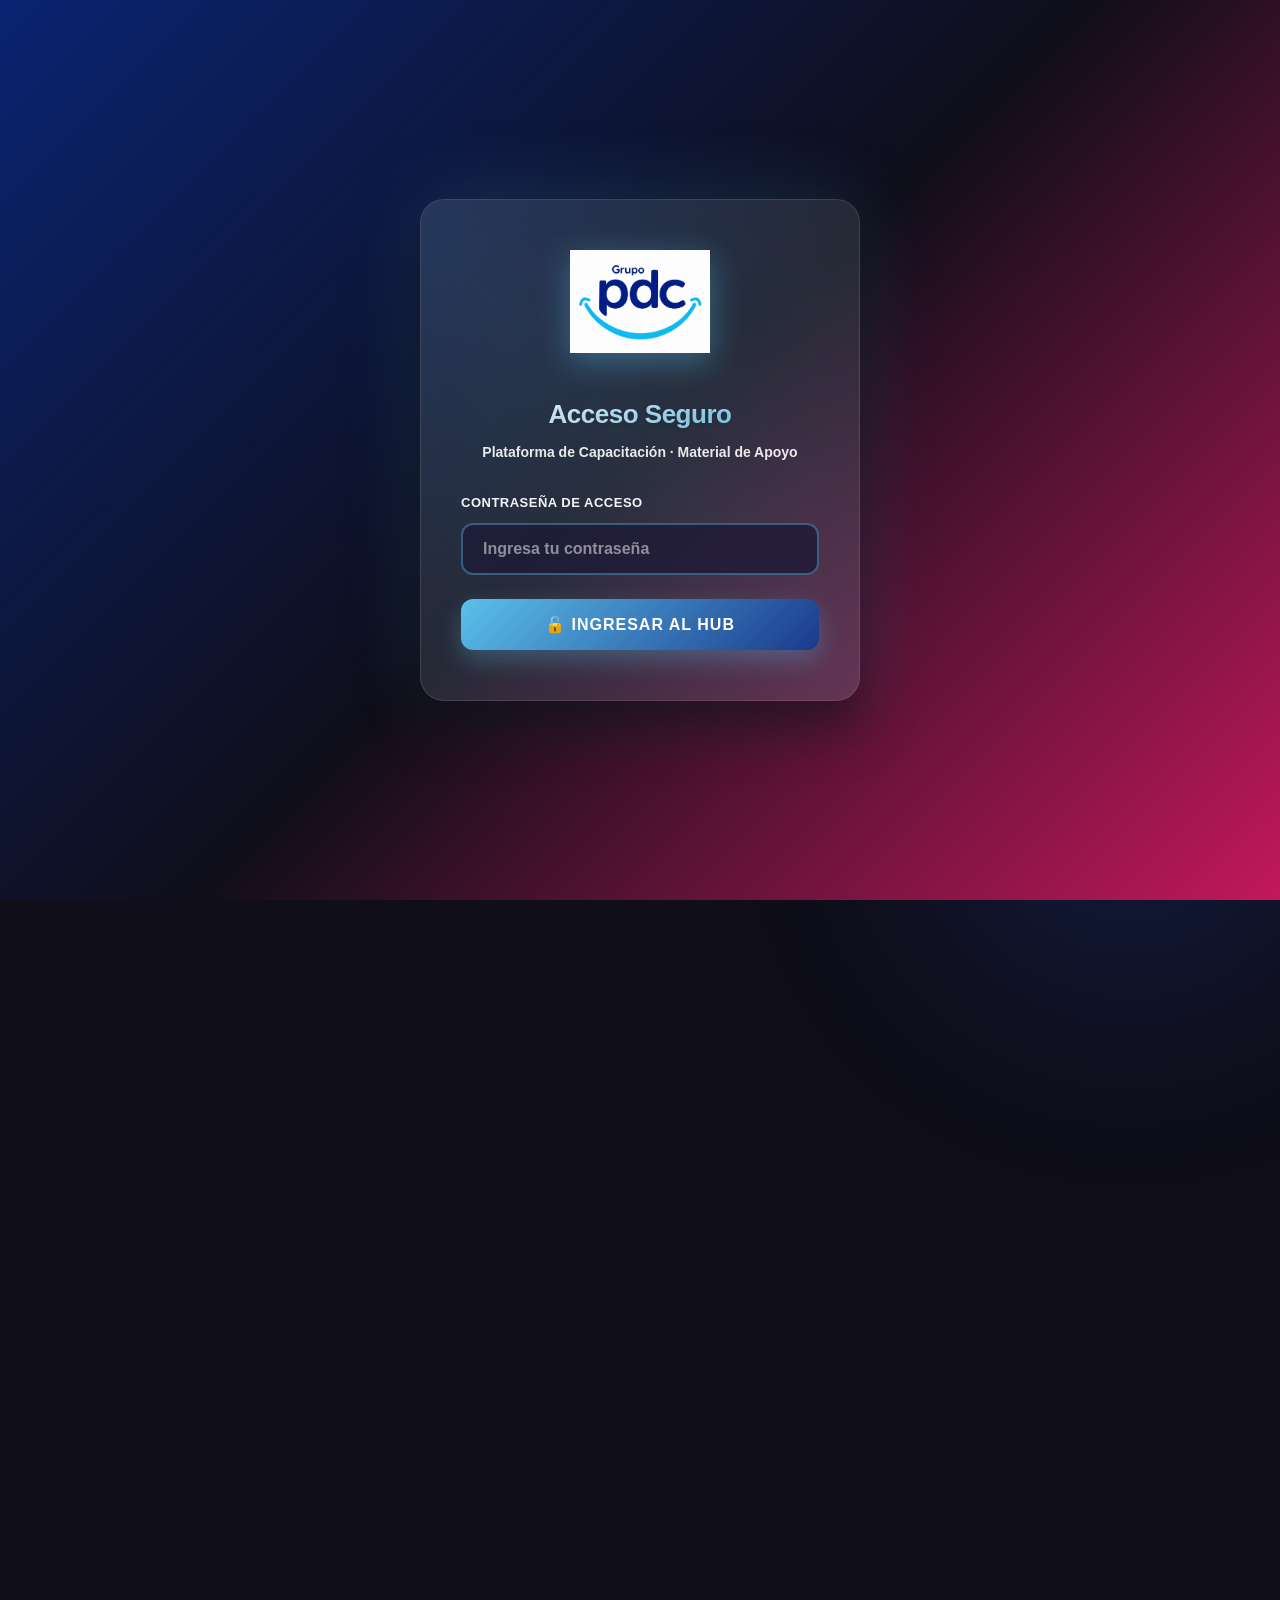
<file: Index.html>
<!DOCTYPE html>
<html lang="es" data-theme="dark">
<head>
<meta charset="UTF-8">
<meta name="viewport" content="width=device-width, initial-scale=1.0">
<title>Plataforma de Capacitación · Material de Apoyo</title>
<style>
/* =====================================================
   PALETA SINERGIA AVON + PDC
   ===================================================== */
:root[data-theme="dark"] {
  --bg: #0F0E1A;
  --bg-2: #1A1830;
  --bg-3: #252244;
  --surface: #1E1B36;
  --surface-2: #28244A;
  --border: #3A3560;
  --text: #F0EDFA;
  --text-muted: #A29CC0;
  --text-subtle: #7670A0;
  --shadow: rgba(0, 0, 0, 0.5);
  --glow: rgba(233, 30, 99, 0.25);
}
:root[data-theme="light"] {
  --bg: #F8F5FA;
  --bg-2: #FFFFFF;
  --bg-3: #EFEAF5;
  --surface: #FFFFFF;
  --surface-2: #F5F1FA;
  --border: #E0DAEC;
  --text: #1A1730;
  --text-muted: #5A5470;
  --text-subtle: #8A86A0;
  --shadow: rgba(45, 27, 78, 0.12);
  --glow: rgba(233, 30, 99, 0.15);
}
:root {
  --avon: #E91E63;
  --avon-deep: #C2185B;
  --avon-soft: #FCE4EC;
  --pdc-navy: #0A2472;
  --pdc-navy-2: #1A3A8C;
  --pdc-blue: #5BC0EB;
  --gold: #FFB300;
  --green: #16A085;
  --orange: #F57C00;
  --purple: #7C3AED;
  --transition: all 0.3s cubic-bezier(0.4, 0, 0.2, 1);
}

* { margin: 0; padding: 0; box-sizing: border-box; }
html { scroll-behavior: smooth; }
body {
  font-family: -apple-system, BlinkMacSystemFont, "Segoe UI", Roboto, "Helvetica Neue", Arial, sans-serif;
  background: var(--bg);
  color: var(--text);
  line-height: 1.5;
  transition: background 0.3s ease, color 0.3s ease;
  min-height: 100vh;
  overflow-x: hidden;
}

/* =====================================================
   PARTÍCULAS ANIMADAS DE FONDO
   ===================================================== */
.particles {
  position: fixed;
  top: 0;
  left: 0;
  width: 100%;
  height: 100%;
  pointer-events: none;
  z-index: 0;
  overflow: hidden;
}
.particle {
  position: absolute;
  width: 4px;
  height: 4px;
  background: var(--pdc-blue);
  border-radius: 50%;
  opacity: 0.3;
  animation: float linear infinite;
}
@keyframes float {
  0% {
    transform: translateY(100vh) translateX(0) scale(0);
    opacity: 0;
  }
  10% {
    opacity: 0.3;
  }
  90% {
    opacity: 0.3;
  }
  100% {
    transform: translateY(-100px) translateX(100px) scale(1);
    opacity: 0;
  }
}

/* =====================================================
   PANTALLA DE LOGIN
   ===================================================== */
.login-screen {
  position: fixed;
  top: 0;
  left: 0;
  width: 100%;
  height: 100%;
  background: linear-gradient(135deg, var(--pdc-navy) 0%, var(--bg) 50%, var(--avon-deep) 100%);
  z-index: 9999;
  display: flex;
  align-items: center;
  justify-content: center;
  transition: opacity 0.8s ease, transform 0.8s ease;
}
.login-screen.hidden {
  opacity: 0;
  transform: scale(1.1);
  pointer-events: none;
}
.login-box {
  background: rgba(255, 255, 255, 0.08);
  backdrop-filter: blur(20px);
  border: 1px solid rgba(255, 255, 255, 0.15);
  border-radius: 24px;
  padding: 50px 40px;
  width: 90%;
  max-width: 440px;
  box-shadow: 0 25px 50px rgba(0, 0, 0, 0.5),
              0 0 80px rgba(91, 192, 235, 0.2);
  animation: loginIn 0.8s cubic-bezier(0.34, 1.56, 0.64, 1);
  position: relative;
  overflow: hidden;
}
.login-box::before {
  content: '';
  position: absolute;
  top: -50%;
  left: -50%;
  width: 200%;
  height: 200%;
  background: linear-gradient(45deg, transparent, rgba(91, 192, 235, 0.1), transparent);
  animation: shimmer 3s infinite;
}
@keyframes shimmer {
  0% { transform: translateX(-100%) translateY(-100%) rotate(45deg); }
  100% { transform: translateX(100%) translateY(100%) rotate(45deg); }
}
@keyframes loginIn {
  from {
    opacity: 0;
    transform: translateY(30px) scale(0.9);
  }
  to {
    opacity: 1;
    transform: translateY(0) scale(1);
  }
}
.login-logo {
  text-align: center;
  margin-bottom: 35px;
  position: relative;
  z-index: 1;
}
.login-logo img {
  width: 140px;
  height: auto;
  filter: drop-shadow(0 8px 16px rgba(91, 192, 235, 0.4));
  animation: logoPulse 3s ease-in-out infinite;
}
@keyframes logoPulse {
  0%, 100% { transform: scale(1); }
  50% { transform: scale(1.05); }
}
.login-title {
  text-align: center;
  margin-bottom: 30px;
  position: relative;
  z-index: 1;
}
.login-title h2 {
  font-size: 26px;
  font-weight: 800;
  background: linear-gradient(135deg, #003087 0%, #0A2472 100%);
  -webkit-background-clip: text;
  background-clip: text;
  -webkit-text-fill-color: transparent;
  margin-bottom: 8px;
  letter-spacing: -0.5px;
  text-shadow: 0 2px 4px rgba(0, 0, 0, 0.1);
}
html[data-theme="dark"] .login-title h2 {
  background: linear-gradient(135deg, #FFFFFF 0%, #5BC0EB 100%);
  -webkit-background-clip: text;
  background-clip: text;
  -webkit-text-fill-color: transparent;
}
.login-title p {
  color: rgba(10, 36, 114, 0.85);
  font-size: 14px;
  font-weight: 600;
}
html[data-theme="dark"] .login-title p {
  color: rgba(255, 255, 255, 0.9);
}
.login-form {
  position: relative;
  z-index: 1;
}
.input-group {
  margin-bottom: 24px;
}
.input-group label {
  display: block;
  margin-bottom: 10px;
  font-weight: 700;
  font-size: 13px;
  color: rgba(10, 36, 114, 0.9);
  letter-spacing: 0.5px;
  text-transform: uppercase;
}
html[data-theme="dark"] .input-group label {
  color: rgba(255, 255, 255, 0.95);
}
.input-wrapper {
  position: relative;
}
.input-wrapper input {
  width: 100%;
  padding: 15px 20px;
  background: rgba(255, 255, 255, 0.9);
  border: 2px solid rgba(10, 36, 114, 0.3);
  border-radius: 12px;
  color: #0A2472;
  font-size: 16px;
  font-weight: 600;
  transition: all 0.3s ease;
  letter-spacing: 4px;
}
html[data-theme="dark"] .input-wrapper input {
  background: rgba(30, 27, 54, 0.8);
  border: 2px solid rgba(91, 192, 235, 0.4);
  color: white;
}
.input-wrapper input:focus {
  outline: none;
  background: rgba(255, 255, 255, 1);
  border-color: var(--pdc-blue);
  box-shadow: 0 0 0 4px rgba(91, 192, 235, 0.2);
}
html[data-theme="dark"] .input-wrapper input:focus {
  background: rgba(30, 27, 54, 1);
}
.input-wrapper input::placeholder {
  color: rgba(10, 36, 114, 0.4);
  letter-spacing: normal;
}
html[data-theme="dark"] .input-wrapper input::placeholder {
  color: rgba(255, 255, 255, 0.5);
}
.login-btn {
  width: 100%;
  padding: 16px;
  background: linear-gradient(135deg, var(--pdc-blue) 0%, var(--pdc-navy-2) 100%);
  border: none;
  border-radius: 12px;
  color: white;
  font-size: 16px;
  font-weight: 700;
  cursor: pointer;
  transition: all 0.3s ease;
  text-transform: uppercase;
  letter-spacing: 1px;
  box-shadow: 0 10px 25px rgba(91, 192, 235, 0.3);
  position: relative;
  overflow: hidden;
}
.login-btn::before {
  content: '';
  position: absolute;
  top: 0;
  left: -100%;
  width: 100%;
  height: 100%;
  background: linear-gradient(90deg, transparent, rgba(255, 255, 255, 0.3), transparent);
  transition: left 0.5s ease;
}
.login-btn:hover::before {
  left: 100%;
}
.login-btn:hover {
  transform: translateY(-2px);
  box-shadow: 0 15px 35px rgba(91, 192, 235, 0.4);
}
.login-btn:active {
  transform: translateY(0);
}
.error-message {
  margin-top: 15px;
  padding: 12px;
  background: rgba(233, 30, 99, 0.2);
  border: 1px solid rgba(233, 30, 99, 0.4);
  border-radius: 8px;
  color: #FFB3C6;
  font-size: 13px;
  font-weight: 600;
  text-align: center;
  display: none;
  animation: shake 0.5s;
}
.error-message.show {
  display: block;
}
@keyframes shake {
  0%, 100% { transform: translateX(0); }
  25% { transform: translateX(-10px); }
  75% { transform: translateX(10px); }
}

/* =====================================================
   BACKGROUND DECORATIONS
   ===================================================== */
.bg-decoration {
  position: fixed;
  pointer-events: none;
  z-index: 0;
  filter: blur(80px);
  opacity: 0.4;
  animation: bgFloat 20s ease-in-out infinite;
}
@keyframes bgFloat {
  0%, 100% { transform: translate(0, 0) scale(1); }
  33% { transform: translate(30px, -30px) scale(1.1); }
  66% { transform: translate(-30px, 30px) scale(0.9); }
}
.bg-decoration.b1 {
  top: -150px;
  left: -150px;
  width: 500px;
  height: 500px;
  background: radial-gradient(circle, var(--avon) 0%, transparent 70%);
  animation-delay: 0s;
}
.bg-decoration.b2 {
  bottom: -200px;
  right: -150px;
  width: 600px;
  height: 600px;
  background: radial-gradient(circle, var(--pdc-navy-2) 0%, transparent 70%);
  animation-delay: 7s;
}
.bg-decoration.b3 {
  top: 40%;
  right: 30%;
  width: 400px;
  height: 400px;
  background: radial-gradient(circle, var(--purple) 0%, transparent 70%);
  opacity: 0.2;
  animation-delay: 14s;
}

/* =====================================================
   CONTENEDOR PRINCIPAL
   ===================================================== */
.main-content {
  opacity: 0;
  transition: opacity 0.8s ease 0.3s;
}
.main-content.visible {
  opacity: 1;
}

/* =====================================================
   TOP BAR CON LOGOUT
   ===================================================== */
.topbar {
  position: relative;
  z-index: 10;
  display: flex;
  justify-content: space-between;
  align-items: center;
  padding: 22px 48px;
  border-bottom: 1px solid var(--border);
  background: var(--bg-2);
  backdrop-filter: blur(12px);
}
.brand {
  display: flex;
  align-items: center;
  gap: 14px;
  animation: slideInLeft 0.8s cubic-bezier(0.34, 1.56, 0.64, 1);
}
@keyframes slideInLeft {
  from {
    opacity: 0;
    transform: translateX(-30px);
  }
  to {
    opacity: 1;
    transform: translateX(0);
  }
}
.brand-mark {
  width: 44px; height: 44px;
  background: linear-gradient(135deg, var(--avon) 0%, var(--pdc-navy) 100%);
  border-radius: 12px;
  display: flex;
  align-items: center;
  justify-content: center;
  color: white;
  font-weight: 900;
  font-size: 18px;
  box-shadow: 0 6px 18px var(--glow);
  letter-spacing: -0.5px;
  transition: all 0.3s ease;
}
.brand-mark:hover {
  transform: rotate(360deg) scale(1.1);
  box-shadow: 0 8px 24px var(--glow);
}
.brand-text { line-height: 1.15; }
.brand-text h1 {
  font-size: 17px;
  font-weight: 800;
  letter-spacing: -0.3px;
}
.brand-text p {
  font-size: 12px;
  color: var(--text-muted);
  margin-top: 2px;
  font-weight: 500;
}
.topbar-actions {
  display: flex;
  align-items: center;
  gap: 12px;
  animation: slideInRight 0.8s cubic-bezier(0.34, 1.56, 0.64, 1);
}
@keyframes slideInRight {
  from {
    opacity: 0;
    transform: translateX(30px);
  }
  to {
    opacity: 1;
    transform: translateX(0);
  }
}
.theme-toggle {
  background: var(--surface);
  border: 1px solid var(--border);
  border-radius: 22px;
  padding: 8px 14px;
  cursor: pointer;
  display: flex; align-items: center; gap: 7px;
  font-size: 12px;
  color: var(--text-muted);
  font-weight: 600;
  transition: var(--transition);
}
.theme-toggle:hover { 
  border-color: var(--avon); 
  color: var(--text);
  transform: scale(1.05);
}
.logout-btn {
  background: linear-gradient(135deg, var(--avon) 0%, var(--avon-deep) 100%);
  border: none;
  border-radius: 22px;
  padding: 8px 16px;
  cursor: pointer;
  display: flex; align-items: center; gap: 7px;
  font-size: 12px;
  color: white;
  font-weight: 700;
  transition: var(--transition);
  text-transform: uppercase;
  letter-spacing: 0.5px;
  box-shadow: 0 4px 12px rgba(233, 30, 99, 0.3);
}
.logout-btn:hover {
  transform: translateY(-2px);
  box-shadow: 0 6px 18px rgba(233, 30, 99, 0.5);
}
.logos-mini {
  display: flex;
  align-items: center;
  gap: 10px;
  background: white;
  padding: 7px 14px;
  border-radius: 9px;
  font-weight: 800;
  font-size: 13px;
  letter-spacing: 0.5px;
}
.logos-mini .pdc {
  color: var(--pdc-navy);
}
.logos-mini .sep {
  width: 1px; height: 14px; background: #ccc;
}
.logos-mini .avon-text {
  color: var(--avon);
}

/* =====================================================
   HERO SECTION CON ANIMACIONES
   ===================================================== */
.hero {
  position: relative;
  z-index: 1;
  text-align: center;
  padding: 80px 32px 40px;
  max-width: 1100px;
  margin: 0 auto;
  animation: fadeInUp 1s cubic-bezier(0.34, 1.56, 0.64, 1) 0.3s both;
}
@keyframes fadeInUp {
  from {
    opacity: 0;
    transform: translateY(40px);
  }
  to {
    opacity: 1;
    transform: translateY(0);
  }
}
.hero-badge {
  display: inline-flex;
  align-items: center;
  gap: 8px;
  padding: 7px 16px;
  background: var(--surface);
  border: 1px solid var(--border);
  border-radius: 30px;
  font-size: 12px;
  font-weight: 700;
  color: var(--text-muted);
  letter-spacing: 0.8px;
  text-transform: uppercase;
  margin-bottom: 24px;
  transition: all 0.3s ease;
}
.hero-badge:hover {
  border-color: var(--green);
  transform: scale(1.05);
}
.hero-badge::before {
  content: '';
  width: 8px; height: 8px;
  background: var(--green);
  border-radius: 50%;
  box-shadow: 0 0 0 4px rgba(22, 160, 133, 0.2);
  animation: pulse 2s infinite;
}
@keyframes pulse {
  0%, 100% { box-shadow: 0 0 0 4px rgba(22, 160, 133, 0.2); }
  50% { box-shadow: 0 0 0 8px rgba(22, 160, 133, 0.05); }
}
.hero h1 {
  font-size: clamp(34px, 5vw, 56px);
  font-weight: 900;
  letter-spacing: -1.5px;
  line-height: 1.05;
  margin-bottom: 18px;
  background: linear-gradient(135deg, var(--text) 0%, var(--avon) 100%);
  -webkit-background-clip: text;
  background-clip: text;
  -webkit-text-fill-color: transparent;
  animation: gradientShift 5s ease infinite;
  background-size: 200% 200%;
}
@keyframes gradientShift {
  0%, 100% { background-position: 0% 50%; }
  50% { background-position: 100% 50%; }
}
.hero p {
  font-size: clamp(15px, 1.6vw, 18px);
  color: var(--text-muted);
  max-width: 680px;
  margin: 0 auto;
  line-height: 1.6;
}
.hero-stats {
  display: flex;
  justify-content: center;
  gap: 36px;
  margin-top: 36px;
  flex-wrap: wrap;
}
.hero-stat {
  text-align: center;
  transition: transform 0.3s ease;
}
.hero-stat:hover {
  transform: translateY(-5px);
}
.hero-stat .num {
  font-size: 26px;
  font-weight: 900;
  background: linear-gradient(135deg, var(--avon) 0%, var(--pdc-navy-2) 100%);
  -webkit-background-clip: text;
  background-clip: text;
  -webkit-text-fill-color: transparent;
  letter-spacing: -0.5px;
}
.hero-stat .lbl {
  font-size: 12px;
  color: var(--text-muted);
  font-weight: 600;
  margin-top: 2px;
  letter-spacing: 0.5px;
}

/* =====================================================
   MODULES GRID CON EFECTOS 3D
   ===================================================== */
.modules-section {
  position: relative;
  z-index: 1;
  max-width: 1280px;
  margin: 0 auto;
  padding: 30px 32px 80px;
}
.section-heading {
  display: flex;
  justify-content: space-between;
  align-items: flex-end;
  margin-bottom: 32px;
  flex-wrap: wrap;
  gap: 16px;
}
.section-heading h2 {
  font-size: 28px;
  font-weight: 800;
  letter-spacing: -0.8px;
}
.subtitle {
  font-size: 14px;
  color: var(--text-muted);
  margin-top: 4px;
}
.pill {
  background: var(--surface);
  border: 1px solid var(--border);
  padding: 8px 16px;
  border-radius: 20px;
  font-size: 12px;
  font-weight: 700;
  color: var(--text-muted);
  letter-spacing: 0.5px;
}
.modules-grid {
  display: grid;
  grid-template-columns: repeat(auto-fit, minmax(320px, 1fr));
  gap: 24px;
}
.module-card {
  position: relative;
  background: var(--surface);
  border: 1px solid var(--border);
  border-radius: 20px;
  padding: 32px 28px;
  min-height: 320px;
  display: flex;
  flex-direction: column;
  text-decoration: none;
  color: inherit;
  transition: all 0.4s cubic-bezier(0.34, 1.56, 0.64, 1);
  overflow: hidden;
  transform-style: preserve-3d;
  perspective: 1000px;
}
.module-card::before {
  content: '';
  position: absolute;
  top: 0;
  left: 0;
  right: 0;
  bottom: 0;
  background: linear-gradient(135deg, 
    rgba(var(--card-rgb), 0.1) 0%, 
    transparent 100%);
  opacity: 0;
  transition: opacity 0.4s ease;
  pointer-events: none;
}
.module-card:hover::before {
  opacity: 1;
}
.module-card:hover {
  transform: translateY(-8px) rotateX(2deg);
  box-shadow: 0 20px 60px rgba(0, 0, 0, 0.3),
              0 0 40px var(--card-shadow);
  border-color: rgba(var(--card-rgb), 0.5);
}
.c-producto {
  --card-color: var(--avon);
  --card-shadow: rgba(233, 30, 99, 0.35);
  --gradient: linear-gradient(135deg, #E91E63 0%, #C2185B 100%);
  --card-rgb: 233, 30, 99;
}
.c-servicio {
  --card-color: var(--pdc-blue);
  --card-shadow: rgba(91, 192, 235, 0.35);
  --gradient: linear-gradient(135deg, #5BC0EB 0%, #0A2472 100%);
  --card-rgb: 91, 192, 235;
}
.c-convenio {
  --card-color: var(--gold);
  --card-shadow: rgba(255, 179, 0, 0.35);
  --gradient: linear-gradient(135deg, #FFB300 0%, #F57C00 100%);
  --card-rgb: 255, 179, 0;
}
.c-sistema {
  --card-color: var(--green);
  --card-shadow: rgba(22, 160, 133, 0.35);
  --gradient: linear-gradient(135deg, #16A085 0%, #0E7464 100%);
  --card-rgb: 22, 160, 133;
}
.c-soon {
  --card-color: var(--text-subtle);
  --card-shadow: rgba(118, 112, 160, 0.2);
  --gradient: linear-gradient(135deg, #7670A0 0%, #5A5470 100%);
  --card-rgb: 118, 112, 160;
  opacity: 0.7;
  pointer-events: none;
}
.glow {
  position: absolute;
  top: -50%;
  left: -50%;
  width: 200%;
  height: 200%;
  background: radial-gradient(circle, var(--card-color) 0%, transparent 60%);
  opacity: 0;
  transition: opacity 0.6s ease, transform 0.6s ease;
  pointer-events: none;
}
.module-card:hover .glow {
  opacity: 0.15;
  transform: scale(1.2);
}
.card-num {
  font-size: 11px;
  font-weight: 900;
  letter-spacing: 1.2px;
  color: var(--text-subtle);
  margin-bottom: 14px;
  text-transform: uppercase;
}
.card-icon {
  font-size: 42px;
  margin-bottom: 16px;
  filter: drop-shadow(0 4px 8px rgba(0, 0, 0, 0.2));
  transition: transform 0.4s cubic-bezier(0.34, 1.56, 0.64, 1);
}
.module-card:hover .card-icon {
  transform: scale(1.2) rotate(10deg);
}
.module-card h3 {
  font-size: 22px;
  font-weight: 800;
  margin-bottom: 12px;
  letter-spacing: -0.5px;
  color: var(--text);
}
.card-desc {
  font-size: 14px;
  line-height: 1.6;
  color: var(--text-muted);
  flex: 1;
  margin-bottom: 20px;
}
.card-meta {
  display: flex;
  gap: 8px;
  flex-wrap: wrap;
  margin-bottom: 20px;
}
.chip {
  background: var(--surface-2);
  border: 1px solid var(--border);
  padding: 5px 11px;
  border-radius: 14px;
  font-size: 11px;
  font-weight: 700;
  color: var(--text-muted);
  letter-spacing: 0.3px;
  text-transform: uppercase;
}
.chip.active {
  background: var(--gradient);
  border-color: transparent;
  color: white;
  box-shadow: 0 4px 12px var(--card-shadow);
}
.card-cta {
  display: flex;
  justify-content: space-between;
  align-items: center;
  padding-top: 16px;
  border-top: 1px solid var(--border);
  font-size: 14px;
  font-weight: 700;
  color: var(--card-color);
}
.arrow {
  font-size: 20px;
  transition: transform 0.4s cubic-bezier(0.34, 1.56, 0.64, 1);
}
.module-card:hover .arrow {
  transform: translateX(8px);
}

/* =====================================================
   INFO STRIP
   ===================================================== */
.info-strip {
  position: relative;
  z-index: 1;
  max-width: 1280px;
  margin: 0 auto;
  padding: 0 32px 50px;
}
.info-grid {
  display: grid;
  grid-template-columns: repeat(auto-fit, minmax(240px, 1fr));
  gap: 20px;
}
.info-card {
  display: flex;
  gap: 16px;
  align-items: flex-start;
  padding: 24px;
  background: var(--surface);
  border: 1px solid var(--border);
  border-radius: 16px;
  transition: all 0.3s ease;
}
.info-card:hover {
  transform: translateY(-4px);
  box-shadow: 0 12px 30px rgba(0, 0, 0, 0.2);
  border-color: var(--pdc-blue);
}
.info-icon {
  font-size: 28px;
  filter: drop-shadow(0 2px 4px rgba(0, 0, 0, 0.2));
}
.info-card h4 {
  font-size: 15px;
  font-weight: 700;
  margin-bottom: 6px;
  letter-spacing: -0.3px;
}
.info-card p {
  font-size: 13px;
  color: var(--text-muted);
  line-height: 1.5;
}

/* =====================================================
   FOOTER
   ===================================================== */
.foot {
  position: relative;
  z-index: 1;
  text-align: center;
  padding: 28px 24px;
  border-top: 1px solid var(--border);
  font-size: 12.5px;
  color: var(--text-subtle);
  background: var(--bg-2);
}
.foot strong { color: var(--text-muted); }

/* =====================================================
   RESPONSIVE
   ===================================================== */
@media (max-width: 720px) {
  .topbar { padding: 16px 20px; flex-wrap: wrap; gap: 12px; }
  .brand-text h1 { font-size: 15px; }
  .hero { padding: 50px 22px 30px; }
  .hero-stats { gap: 22px; }
  .modules-section, .info-strip { padding-left: 20px; padding-right: 20px; }
  .module-card { min-height: auto; }
  .section-heading { flex-direction: column; align-items: flex-start; }
  .login-box { padding: 40px 30px; }
  .login-logo img { width: 120px; }
}

/* =====================================================
   ANIMACIONES DE ENTRADA DE TARJETAS
   ===================================================== */
.module-card {
  opacity: 0;
  transform: translateY(20px);
  animation: cardIn 0.6s cubic-bezier(0.2, 0.8, 0.2, 1) forwards;
}
.module-card:nth-child(1) { animation-delay: 0.05s; }
.module-card:nth-child(2) { animation-delay: 0.15s; }
.module-card:nth-child(3) { animation-delay: 0.25s; }
.module-card:nth-child(4) { animation-delay: 0.35s; }
.module-card:nth-child(5) { animation-delay: 0.45s; }
.module-card:nth-child(6) { animation-delay: 0.55s; }
@keyframes cardIn {
  to { opacity: 1; transform: translateY(0); }
}
</style>
</head>
<body>

<!-- PARTÍCULAS ANIMADAS -->
<div class="particles" id="particles"></div>

<!-- DECORACIONES DE FONDO -->
<div class="bg-decoration b1"></div>
<div class="bg-decoration b2"></div>
<div class="bg-decoration b3"></div>

<!-- ============ PANTALLA DE LOGIN ============ -->
<div class="login-screen" id="loginScreen">
  <div class="login-box">
    <div class="login-logo">
      <img src="[data-uri]" alt="Grupo PDC Logo">
    </div>
    <div class="login-title">
      <h2>Acceso Seguro</h2>
      <p>Plataforma de Capacitación · Material de Apoyo</p>
    </div>
    <form class="login-form" id="loginForm">
      <div class="input-group">
        <label for="password">Contraseña de acceso</label>
        <div class="input-wrapper">
          <input 
            type="password" 
            id="password" 
            placeholder="Ingresa tu contraseña"
            autocomplete="off"
            required
          >
        </div>
      </div>
      <button type="submit" class="login-btn">
        🔓 Ingresar al Hub
      </button>
      <div class="error-message" id="errorMsg">
        ❌ Contraseña incorrecta. Intenta nuevamente.
      </div>
    </form>
  </div>
</div>

<!-- ============ CONTENIDO PRINCIPAL (OCULTO INICIALMENTE) ============ -->
<div class="main-content" id="mainContent">

<!-- ============ TOP BAR ============ -->
<header class="topbar">
  <div class="brand">
    <div class="brand-mark">A</div>
    <div class="brand-text">
      <h1>Plataforma de Capacitación</h1>
      <p>Material de Apoyo · Equipo de Cobros</p>
    </div>
  </div>
  <div class="topbar-actions">
    <button class="theme-toggle" onclick="toggleTheme()" id="themeBtn">
      <span id="themeIcon">☀️</span><span id="themeLabel">Claro</span>
    </button>
    <button class="logout-btn" onclick="logout()">
      🔒 Cerrar Sesión
    </button>
    <div class="logos-mini">
      <span class="pdc">PDC</span>
      <span class="sep"></span>
      <span class="avon-text">AVON</span>
    </div>
  </div>
</header>

<!-- ============ HERO ============ -->
<section class="hero">
  <span class="hero-badge">Edición 2026 · Capacitación interna</span>
  <h1>Tu camino hacia la<br>excelencia en cobros.</h1>
  <p>Una plataforma modular diseñada para formar gestores de cobranza profesionales. Cada capa cubre un dominio crítico del trabajo diario — desde el producto hasta el sistema, pasando por el servicio al cliente y los procesos de excepción.</p>

  <div class="hero-stats">
    <div class="hero-stat">
      <div class="num">04</div>
      <div class="lbl">CAPAS ACTIVAS</div>
    </div>
    <div class="hero-stat">
      <div class="num">11</div>
      <div class="lbl">MÓDULOS PRODUCTO</div>
    </div>
    <div class="hero-stat">
      <div class="num">5</div>
      <div class="lbl">PAÍSES CUBIERTOS</div>
    </div>
    <div class="hero-stat">
      <div class="num">100%</div>
      <div class="lbl">CONTENIDO INTERNO</div>
    </div>
  </div>
</section>

<!-- ============ MODULES ============ -->
<section class="modules-section">
  <div class="section-heading">
    <div>
      <h2>Capas de capacitación</h2>
      <div class="subtitle">Selecciona una capa para comenzar tu formación</div>
    </div>
    <div class="pill">📚 4 capas + visor · más próximamente</div>
  </div>

  <div class="modules-grid">

    <!-- CARD 1: PRODUCTO -->
    <a href="01-producto.html" class="module-card c-producto">
      <div class="glow"></div>
      <div class="card-num">CAPA 01</div>
      <div class="card-icon">💄</div>
      <h3>Producto</h3>
      <div class="card-desc">El Hub completo sobre Avon como producto y negocio: fundamentos de cobro, mentalidad del agente, modelo de rendición de cuentas, tramos de mora, puntos de pago y las 3 llamadas del gestor.</div>
      <div class="card-meta">
        <span class="chip active">11 módulos</span>
        <span class="chip">Quiz</span>
        <span class="chip">Roleplay</span>
      </div>
      <div class="card-cta">
        <span>Entrar al hub</span>
        <span class="arrow">→</span>
      </div>
    </a>

    <!-- CARD 2: SERVICIO AL CLIENTE -->
    <a href="02-servicio-cliente.html" class="module-card c-servicio">
      <div class="glow"></div>
      <div class="card-num">CAPA 02</div>
      <div class="card-icon">💬</div>
      <h3>Servicio al Cliente</h3>
      <div class="card-desc">Excelencia en atención y comunicación. Principios, canales de cobranza, manejo de clientes difíciles, frases poderosas y técnicas de negociación con empatía profesional.</div>
      <div class="card-meta">
        <span class="chip active">10 secciones</span>
        <span class="chip">Workshop</span>
        <span class="chip">Roleplay</span>
      </div>
      <div class="card-cta">
        <span>Comenzar</span>
        <span class="arrow">→</span>
      </div>
    </a>

    <!-- CARD 3: CONVENIO DE PAGO -->
    <a href="03-convenio-pago.html" class="module-card c-convenio">
      <div class="glow"></div>
      <div class="card-num">CAPA 03</div>
      <div class="card-icon">📝</div>
      <h3>Convenio de Pago</h3>
      <div class="card-desc">Manual operativo paso a paso: qué es un convenio, cuándo aplica, los 7 pasos de validación desde el formulario hasta el correo de respuesta, y el checklist final del equipo de cobros.</div>
      <div class="card-meta">
        <span class="chip active">7 pasos</span>
        <span class="chip">Manual operativo</span>
      </div>
      <div class="card-cta">
        <span>Ver manual</span>
        <span class="arrow">→</span>
      </div>
    </a>

    <!-- CARD 4: SISTEMA -->
    <a href="04-sistema.html" class="module-card c-sistema">
      <div class="glow"></div>
      <div class="card-num">CAPA 04</div>
      <div class="card-icon">🖥️</div>
      <h3>Sistema Axapta</h3>
      <div class="card-desc">Guía paso a paso del ERP Axapta: acceso por Citrix con token, selección de país, búsqueda de representantes, lectura de transacciones y detalle de facturas para cada gestión.</div>
      <div class="card-meta">
        <span class="chip active">11 pasos</span>
        <span class="chip">Citrix · ERP</span>
      </div>
      <div class="card-cta">
        <span>Aprender el sistema</span>
        <span class="arrow">→</span>
      </div>
    </a>

    <!-- CARD 5: VISOR DE REVISTAS -->
    <a href="05-visor.html" class="module-card c-producto" style="--card-color: var(--purple); --card-shadow: rgba(124, 58, 237, 0.35); --gradient: linear-gradient(135deg, #7C3AED 0%, #5B21B6 100%); --card-rgb: 124, 58, 237;">
      <div class="glow"></div>
      <div class="card-num">EXTRA</div>
      <div class="card-icon">📖</div>
      <h3>Visor de Revistas</h3>
      <div class="card-desc">Sube cualquier PDF de capacitación, manual o folleto y léelo como una revista digital con páginas que voltean. Los archivos se guardan en tu dispositivo, no salen a ningún servidor.</div>
      <div class="card-meta">
        <span class="chip active">Sube tu PDF</span>
        <span class="chip">Flipbook</span>
        <span class="chip">Local</span>
      </div>
      <div class="card-cta">
        <span>Abrir visor</span>
        <span class="arrow">→</span>
      </div>
    </a>

    <!-- CARD 6: COMING SOON -->
    <div class="module-card c-soon">
      <div class="glow"></div>
      <div class="card-num">PRÓXIMAMENTE</div>
      <div class="card-icon">⚖️</div>
      <h3>Marco Legal y Ética</h3>
      <div class="card-desc">Capa en desarrollo. Buenas prácticas legales en cobranza, protección de datos, qué se puede y no se puede decir, y políticas de respeto al cliente.</div>
      <div class="card-meta">
        <span class="chip">En diseño</span>
      </div>
      <div class="card-cta">
        <span>Disponible pronto</span>
        <span class="arrow">⋯</span>
      </div>
    </div>

  </div>
</section>

<!-- ============ INFO STRIP ============ -->
<section class="info-strip">
  <div class="info-grid">
    <div class="info-card">
      <div class="info-icon">🎯</div>
      <div>
        <h4>Tu ritmo</h4>
        <p>Avanza por las capas en el orden que mejor te funcione.</p>
      </div>
    </div>
    <div class="info-card">
      <div class="info-icon">🔁</div>
      <div>
        <h4>Vuelve cuando quieras</h4>
        <p>Cada capa funciona como referencia diaria de consulta.</p>
      </div>
    </div>
    <div class="info-card">
      <div class="info-icon">🤝</div>
      <div>
        <h4>Apóyate en tu equipo</h4>
        <p>Pregunta dudas a tu líder antes de pasar a la siguiente capa.</p>
      </div>
    </div>
    <div class="info-card">
      <div class="info-icon">📱</div>
      <div>
        <h4>Compatible con móvil</h4>
        <p>Repasa contenidos desde cualquier dispositivo.</p>
      </div>
    </div>
  </div>
</section>

<!-- ============ FOOTER ============ -->
<footer class="foot">
  <strong>PDC × AVON</strong> · Plataforma de Capacitación · Uso interno exclusivo · Edición 2026
</footer>

</div><!-- FIN MAIN CONTENT -->

<script>
// =====================================================
// SISTEMA DE AUTENTICACIÓN
// =====================================================
const CORRECT_PASSWORD = 'PDC2026';

// Crear partículas flotantes
function createParticles() {
  const container = document.getElementById('particles');
  const particleCount = 30;
  
  for (let i = 0; i < particleCount; i++) {
    const particle = document.createElement('div');
    particle.className = 'particle';
    particle.style.left = Math.random() * 100 + '%';
    particle.style.animationDuration = (Math.random() * 10 + 10) + 's';
    particle.style.animationDelay = Math.random() * 5 + 's';
    container.appendChild(particle);
  }
}

// Verificar si ya está autenticado
function checkAuth() {
  const isAuthenticated = sessionStorage.getItem('pdc-auth');
  if (isAuthenticated === 'true') {
    showMainContent();
  }
}

// Manejar el login
document.getElementById('loginForm').addEventListener('submit', function(e) {
  e.preventDefault();
  const password = document.getElementById('password').value;
  const errorMsg = document.getElementById('errorMsg');
  
  if (password === CORRECT_PASSWORD) {
    sessionStorage.setItem('pdc-auth', 'true');
    errorMsg.classList.remove('show');
    showMainContent();
  } else {
    errorMsg.classList.add('show');
    document.getElementById('password').value = '';
    document.getElementById('password').focus();
  }
});

// Mostrar contenido principal
function showMainContent() {
  const loginScreen = document.getElementById('loginScreen');
  const mainContent = document.getElementById('mainContent');
  
  loginScreen.classList.add('hidden');
  setTimeout(() => {
    mainContent.classList.add('visible');
  }, 300);
}

// Cerrar sesión
function logout() {
  if (confirm('¿Estás seguro que deseas cerrar sesión?')) {
    sessionStorage.removeItem('pdc-auth');
    location.reload();
  }
}

// =====================================================
// TEMA CLARO/OSCURO
// =====================================================
function toggleTheme() {
  const html = document.documentElement;
  const cur = html.getAttribute('data-theme');
  const next = cur === 'dark' ? 'light' : 'dark';
  html.setAttribute('data-theme', next);
  document.getElementById('themeIcon').textContent = next === 'dark' ? '☀️' : '🌙';
  document.getElementById('themeLabel').textContent = next === 'dark' ? 'Claro' : 'Oscuro';
  try { localStorage.setItem('avon-theme', next); } catch(e) {}
}

// Cargar tema guardado
(function() {
  try {
    const saved = localStorage.getItem('avon-theme');
    if (saved) {
      document.documentElement.setAttribute('data-theme', saved);
      document.getElementById('themeIcon').textContent = saved === 'dark' ? '☀️' : '🌙';
      document.getElementById('themeLabel').textContent = saved === 'dark' ? 'Claro' : 'Oscuro';
    }
  } catch(e) {}
})();

// =====================================================
// INICIALIZAR
// =====================================================
createParticles();
checkAuth();
</script>

</body>
</html>
</file>
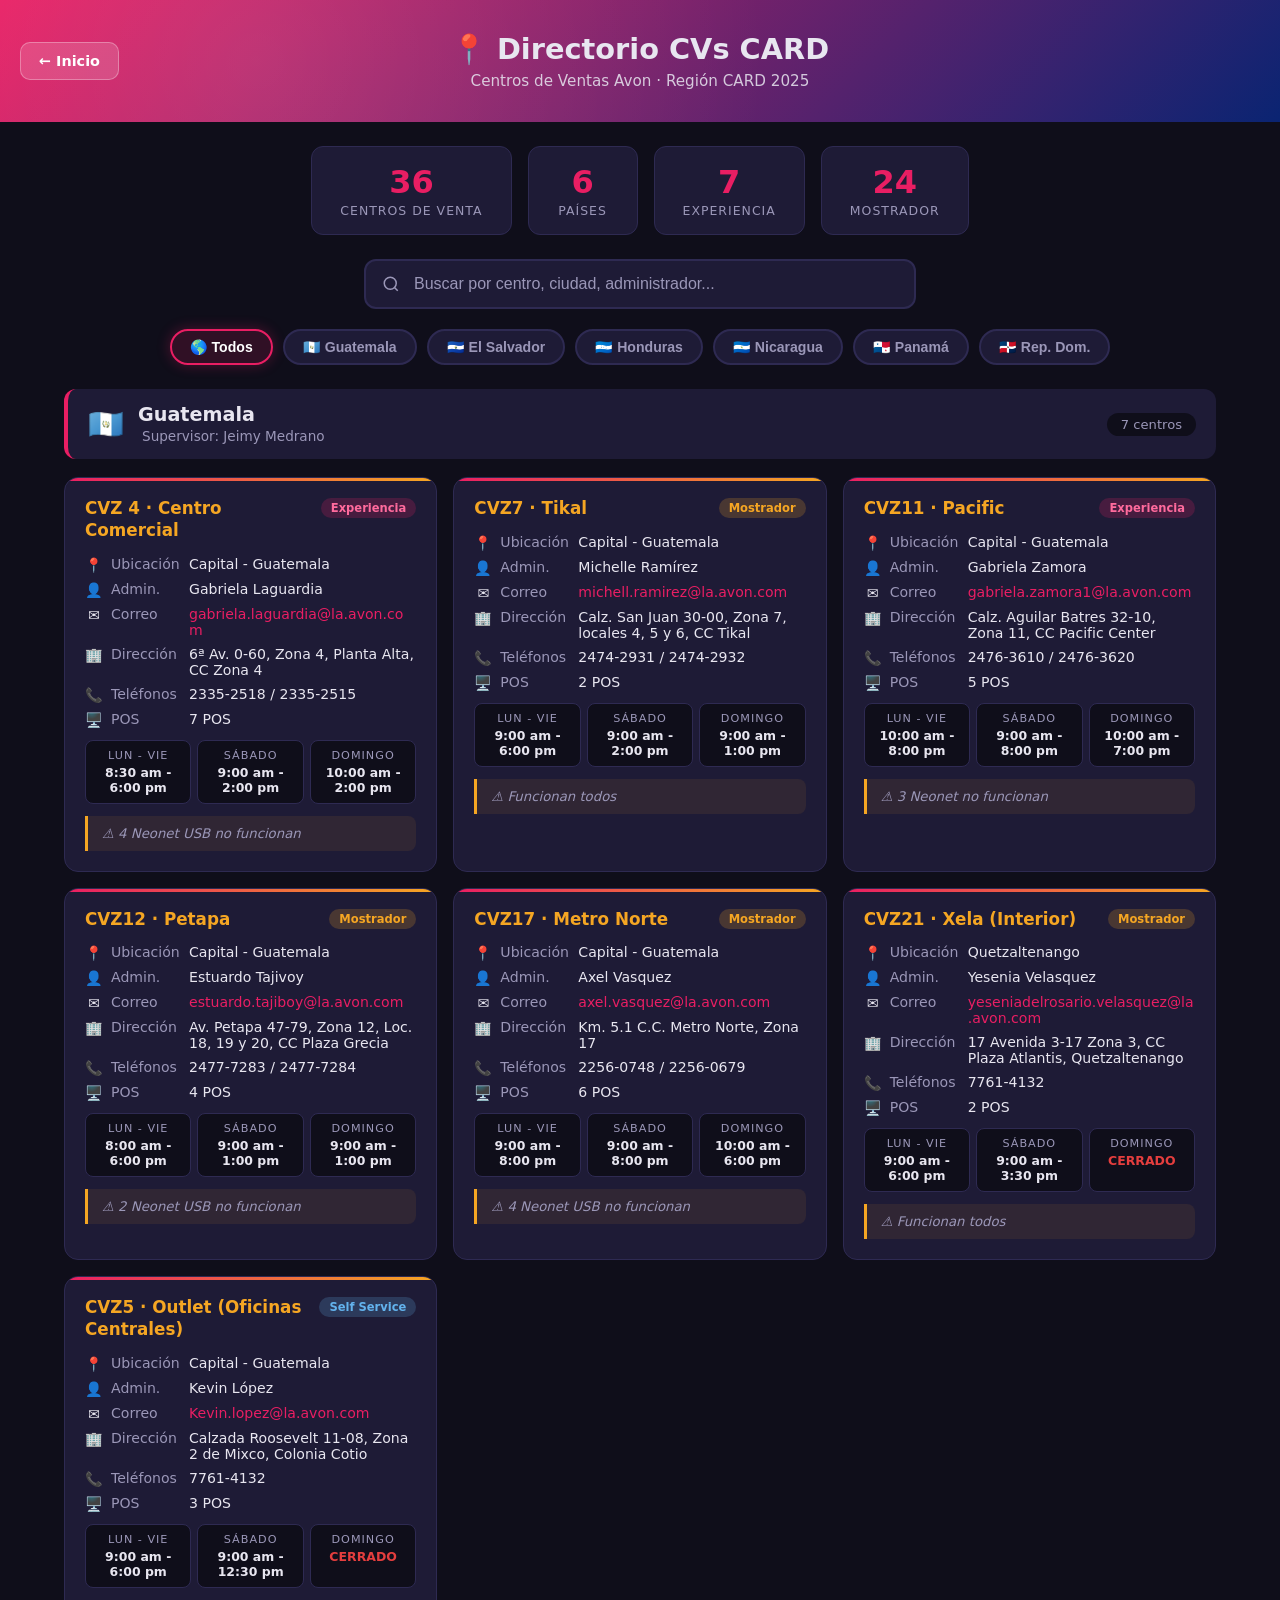
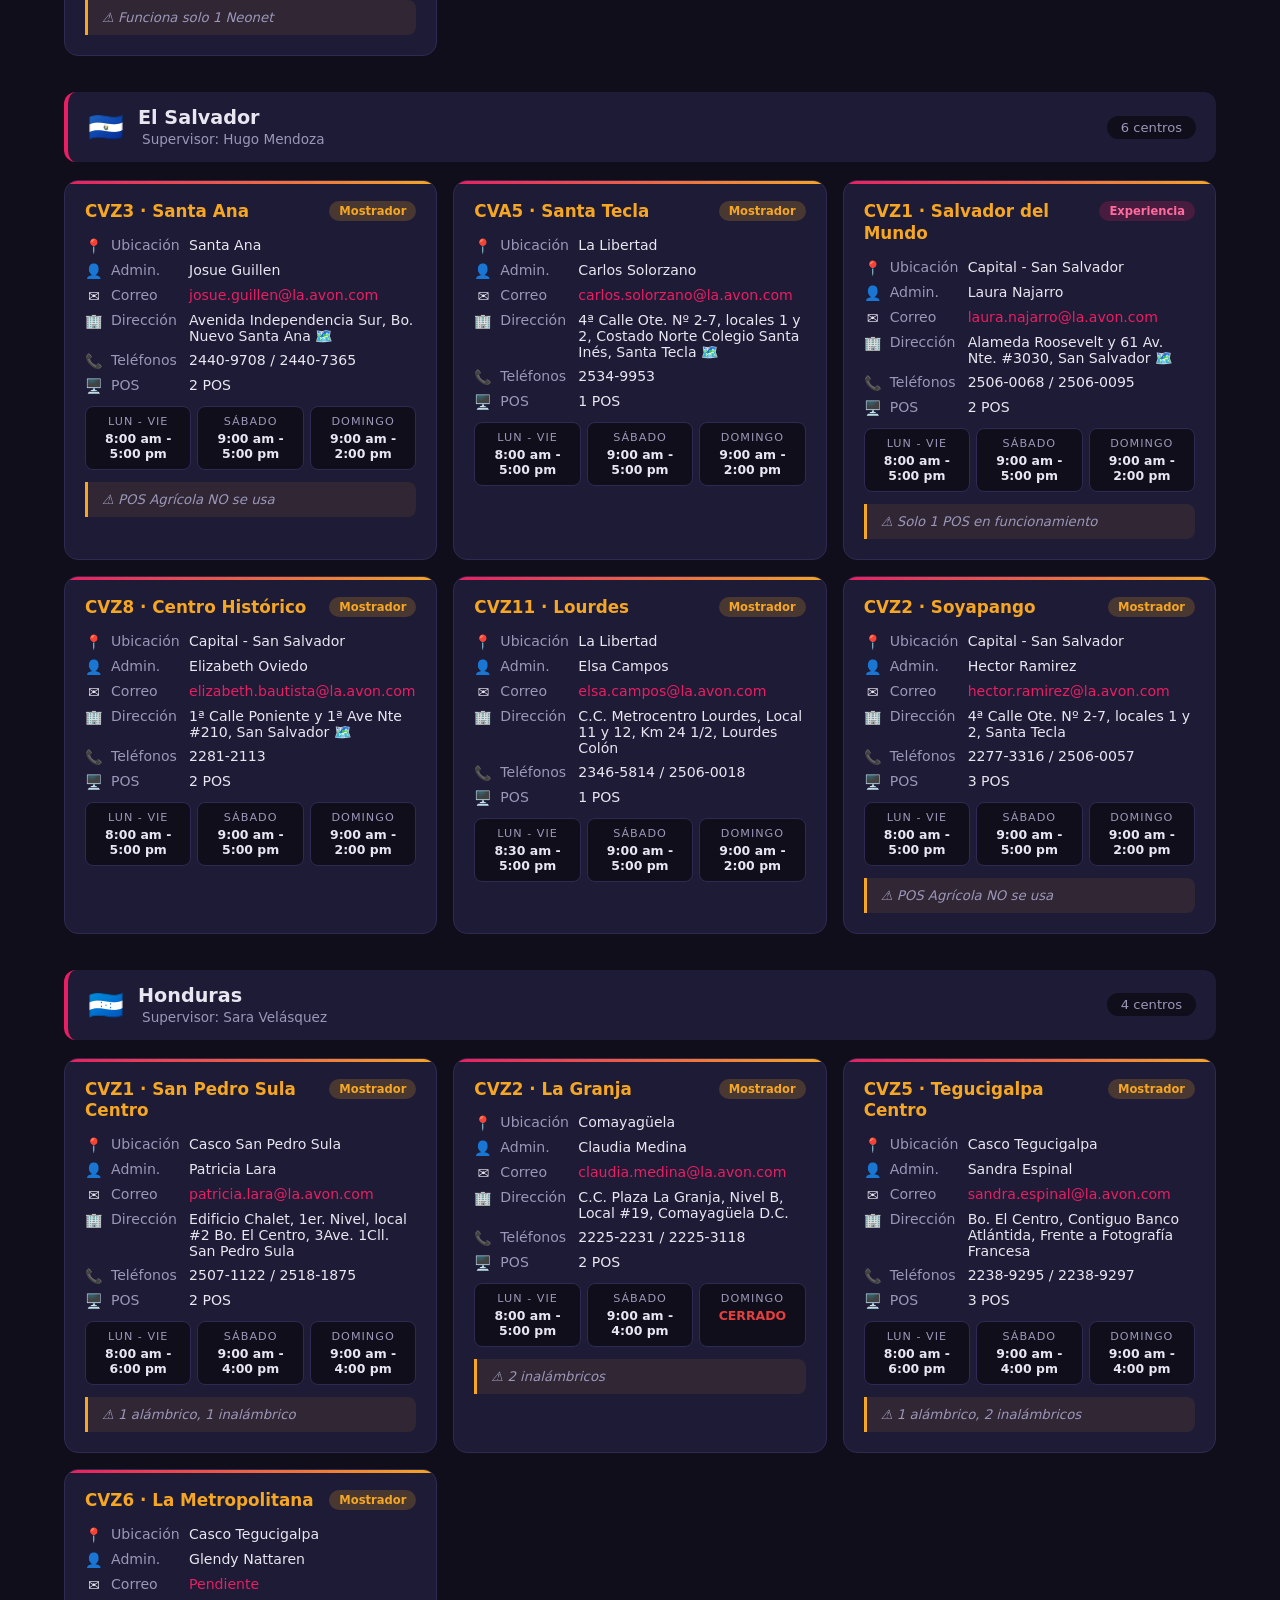
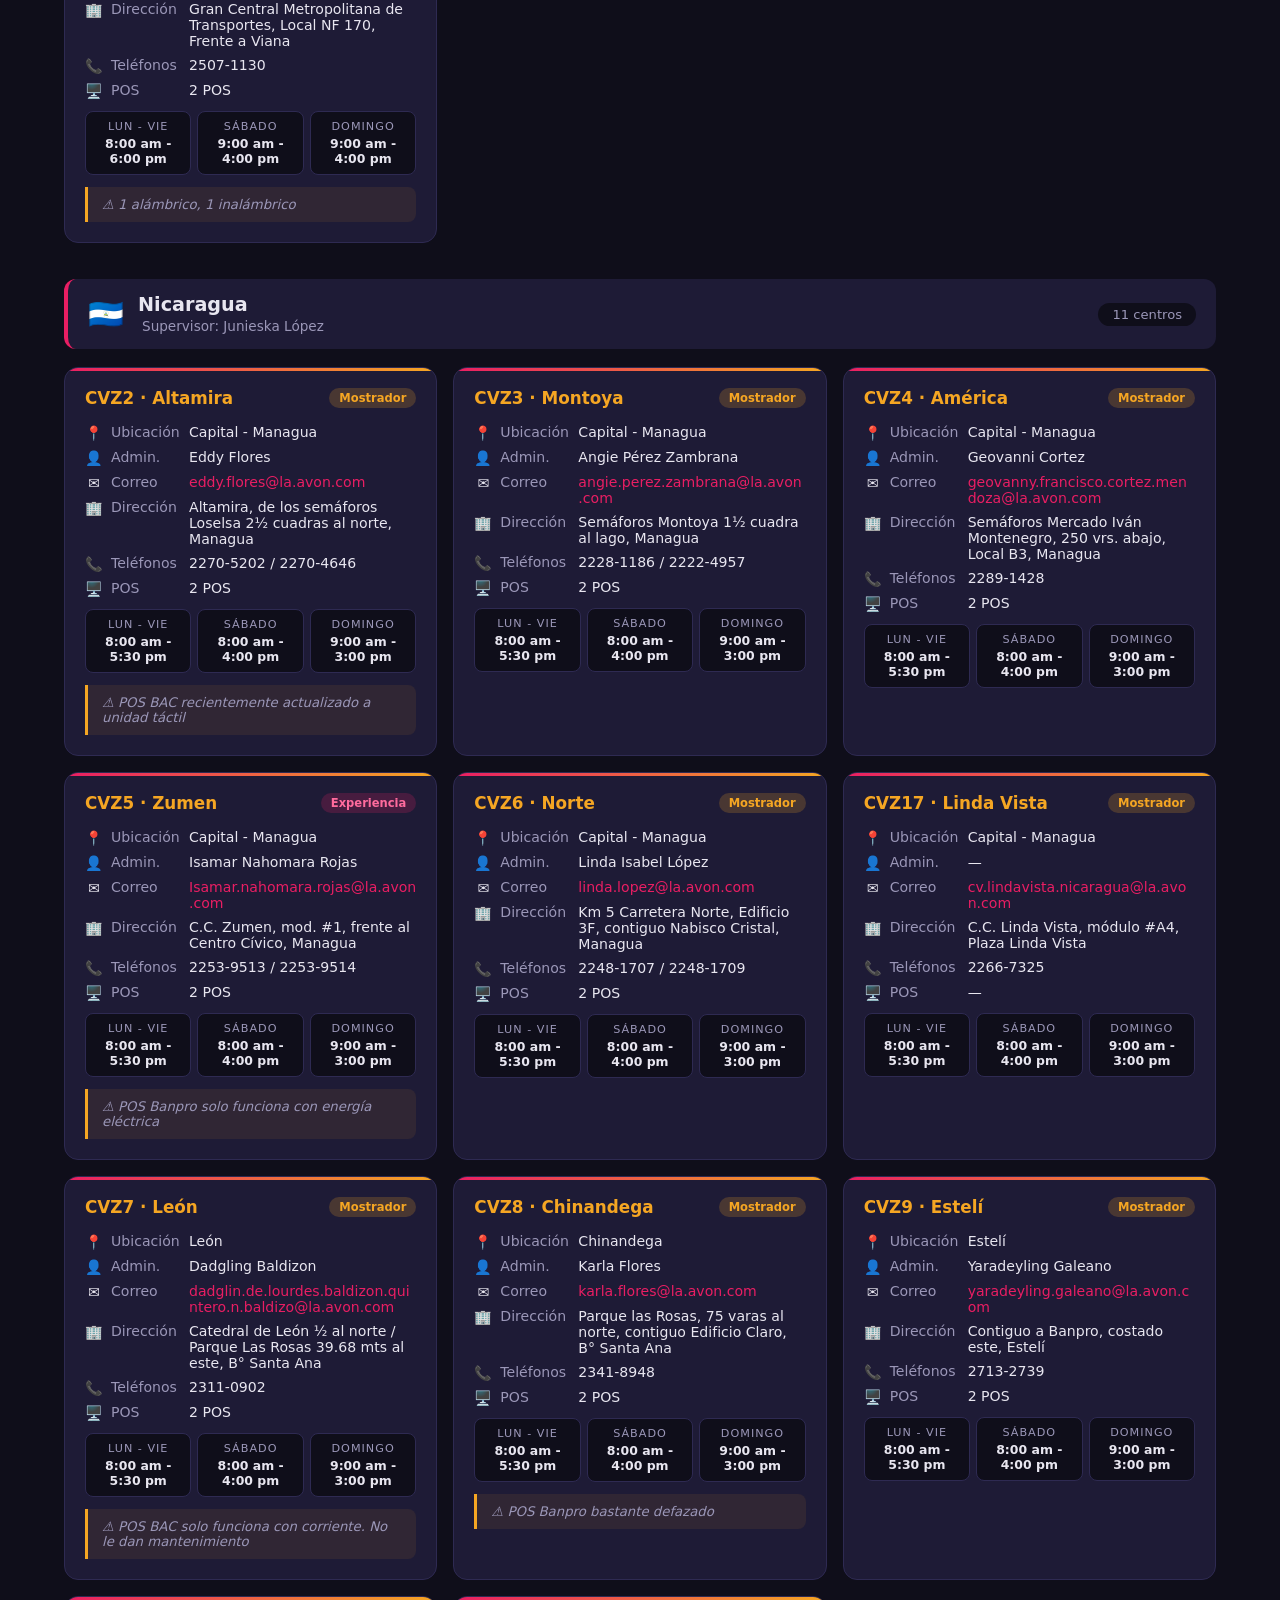
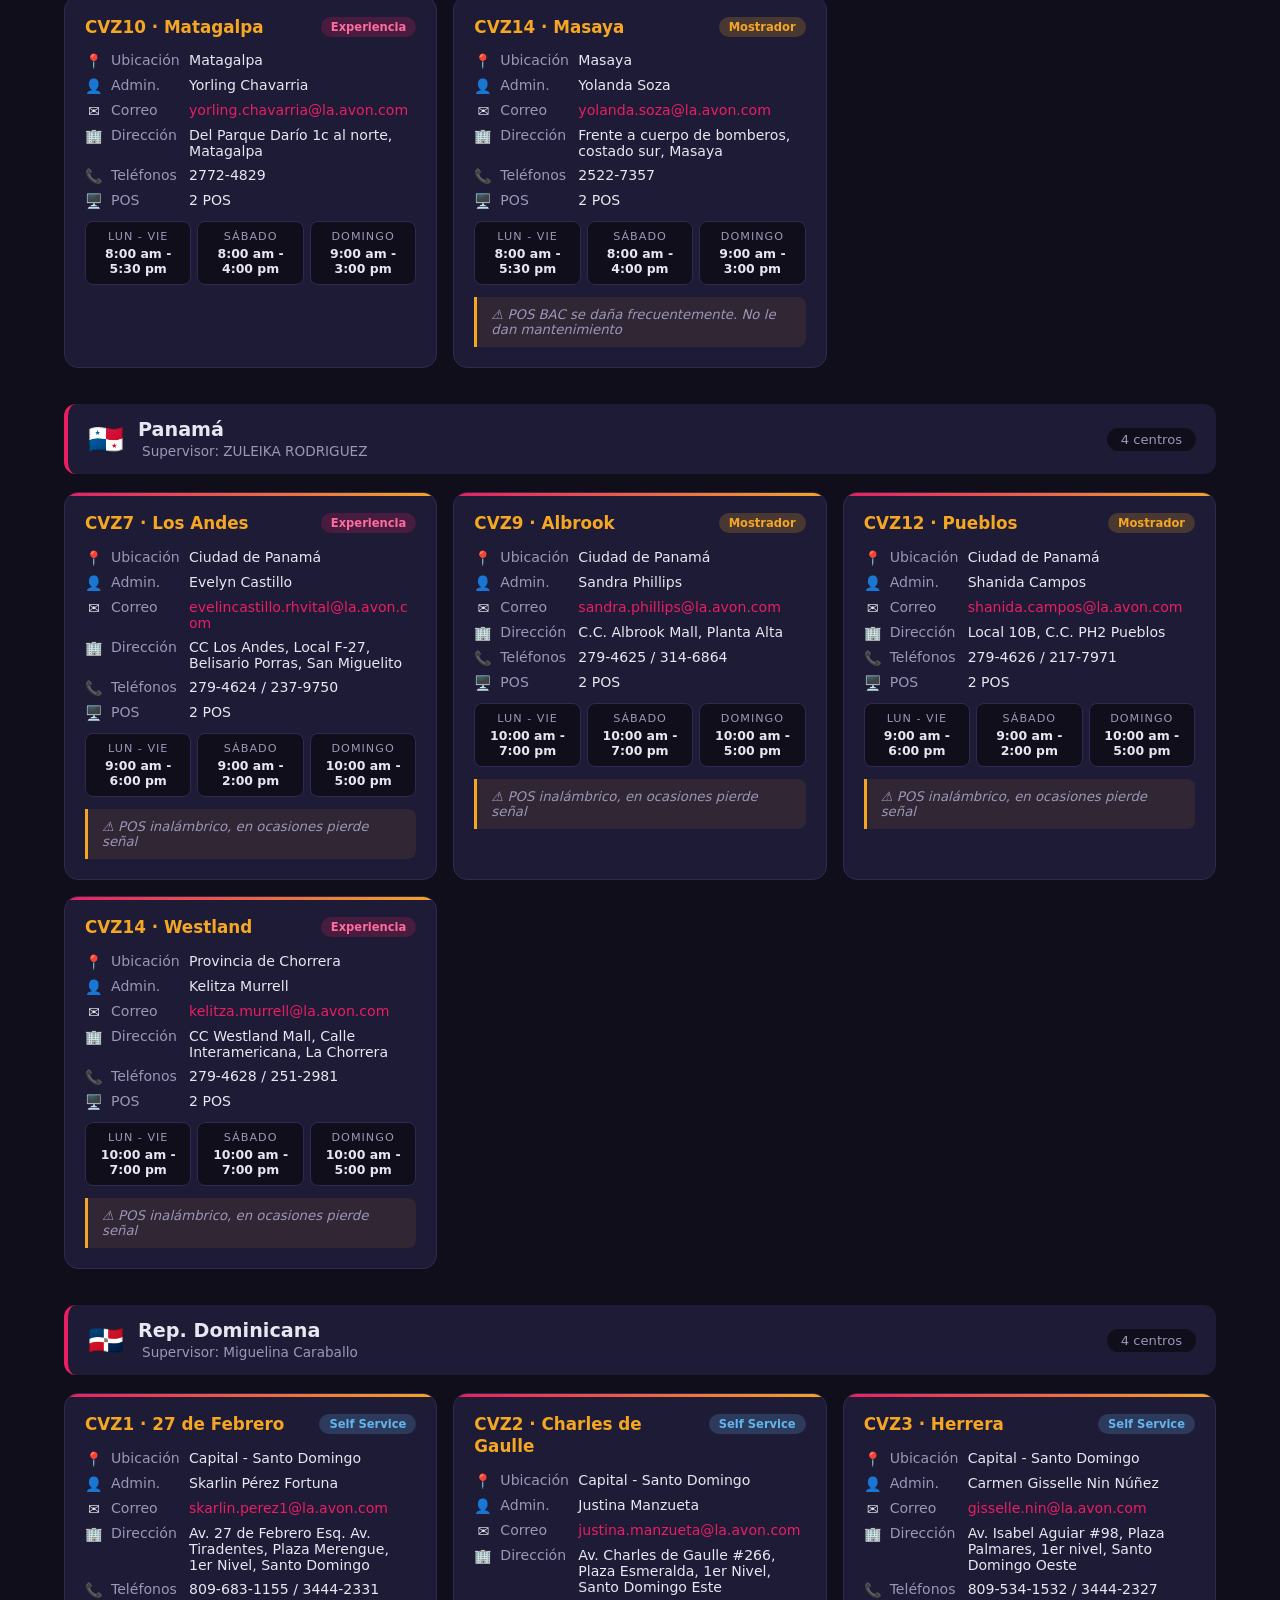
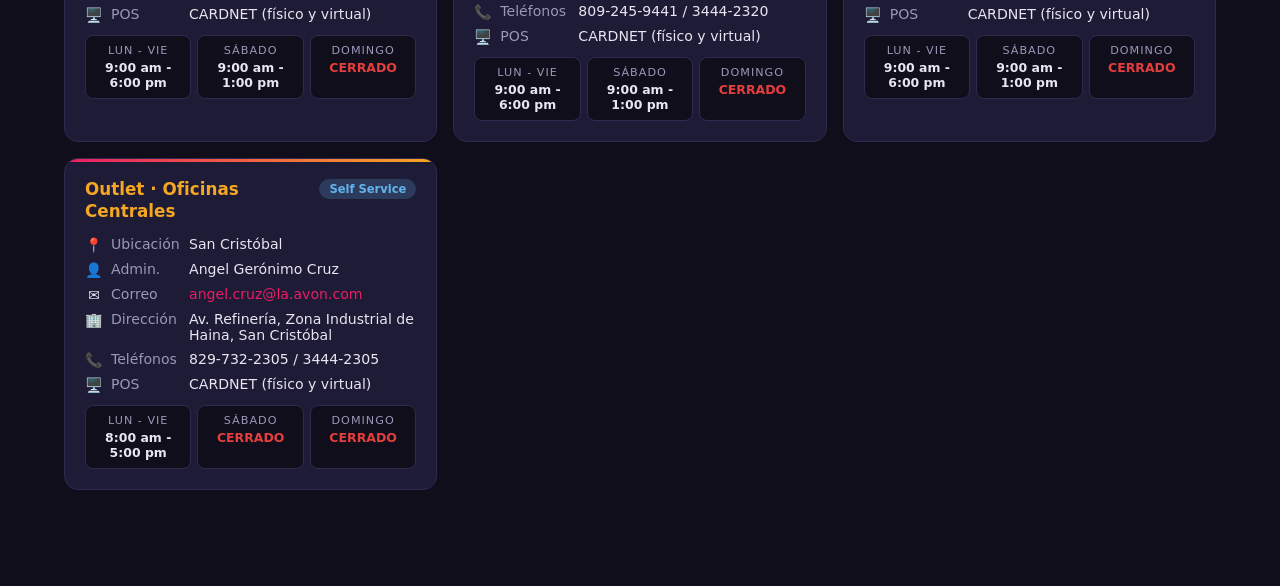
<file: 09-directorio-cvs.html>
<!DOCTYPE html>
<html lang="es" data-theme="dark">
<head>
<meta charset="UTF-8">
<link rel="icon" type="image/x-icon" href="favicon.ico">
<meta name="viewport" content="width=device-width, initial-scale=1.0">
<title>Directorio CVs CARD · Hub Avon PDC</title>
<style>
:root {
  --bg: #0F0E1A; --bg2: #1A1830; --surface: #1E1B36; --surface2: #28244A;
  --border: #2E2A52; --text: #E8E6F0; --text-muted: #9B97B8;
  --avon: #E91E63; --avon-deep: #C2185B; --pdc: #0A2472; --gold: #F5A623;
}
* { margin: 0; padding: 0; box-sizing: border-box; }
body { font-family: 'Segoe UI', system-ui, sans-serif; background: var(--bg); color: var(--text); min-height: 100vh; }

.header {
  background: linear-gradient(135deg, var(--avon) 0%, var(--pdc) 100%);
  padding: 32px 24px; text-align: center; position: relative; overflow: hidden;
}
.header::before {
  content: ''; position: absolute; top: 0; left: 0; right: 0; bottom: 0;
  background: radial-gradient(circle at 20% 50%, rgba(255,255,255,0.1) 0%, transparent 50%);
}
.header h1 { font-size: 1.8rem; font-weight: 800; position: relative; z-index: 1; }
.header p { font-size: 0.95rem; opacity: 0.85; margin-top: 6px; position: relative; z-index: 1; }
.back-btn {
  position: absolute; left: 20px; top: 50%; transform: translateY(-50%);
  background: rgba(255,255,255,0.15); border: 1px solid rgba(255,255,255,0.3);
  color: white; padding: 10px 18px; border-radius: 10px; cursor: pointer;
  font-size: 0.9rem; font-weight: 600; text-decoration: none; z-index: 2; transition: all 0.3s;
}
.back-btn:hover { background: rgba(255,255,255,0.25); }

.stats { display: flex; gap: 16px; justify-content: center; padding: 24px; flex-wrap: wrap; }
.stat-box { background: var(--surface); border: 1px solid var(--border); border-radius: 12px; padding: 16px 28px; text-align: center; min-width: 110px; }
.stat-num { font-size: 2rem; font-weight: 800; color: var(--avon); }
.stat-label { font-size: 0.78rem; color: var(--text-muted); text-transform: uppercase; letter-spacing: 1px; margin-top: 2px; }

/* BÚSQUEDA */
.search-bar { padding: 0 24px 20px; max-width: 600px; margin: 0 auto; }
.search-input {
  width: 100%; padding: 14px 20px 14px 48px; border-radius: 12px;
  border: 2px solid var(--border); background: var(--surface);
  color: var(--text); font-size: 1rem; outline: none; transition: border .3s;
  background-image: url("data:image/svg+xml,%3Csvg xmlns='http://www.w3.org/2000/svg' width='18' height='18' viewBox='0 0 24 24' fill='none' stroke='%239B97B8' stroke-width='2'%3E%3Ccircle cx='11' cy='11' r='8'/%3E%3Cpath d='m21 21-4.35-4.35'/%3E%3C/svg%3E");
  background-repeat: no-repeat; background-position: 16px center;
}
.search-input:focus { border-color: var(--avon); }
.search-input::placeholder { color: var(--text-muted); }

/* FILTROS */
.filters { padding: 0 24px 24px; display: flex; gap: 10px; justify-content: center; flex-wrap: wrap; }
.filter-btn {
  padding: 8px 18px; border-radius: 25px; border: 2px solid var(--border);
  background: var(--surface); color: var(--text-muted); cursor: pointer;
  font-size: 0.88rem; font-weight: 600; transition: all 0.3s; display: flex; align-items: center; gap: 6px;
}
.filter-btn:hover, .filter-btn.active { border-color: var(--avon); color: white; background: rgba(233,30,99,0.15); }
.filter-btn.active { box-shadow: 0 0 14px rgba(233,30,99,0.3); }

.container { max-width: 1200px; margin: 0 auto; padding: 0 24px 60px; }

/* SECCIÓN POR PAÍS */
.country-section { margin-bottom: 36px; animation: fadeIn 0.4s ease; }
@keyframes fadeIn { from { opacity: 0; transform: translateY(10px); } to { opacity: 1; transform: translateY(0); } }

.country-header {
  display: flex; align-items: center; gap: 14px; margin-bottom: 18px;
  padding: 14px 20px; background: var(--surface); border-radius: 12px;
  border-left: 4px solid var(--avon); position: sticky; top: 0; z-index: 10;
}
.country-flag { font-size: 1.8rem; }
.country-header h2 { font-size: 1.2rem; font-weight: 700; }
.country-supervisor { font-size: 0.85rem; color: var(--text-muted); margin-left: 4px; }
.country-count { margin-left: auto; font-size: 0.82rem; color: var(--text-muted); background: var(--bg); padding: 4px 14px; border-radius: 20px; white-space: nowrap; }

/* GRID DE CARDS */
.cv-grid { display: grid; grid-template-columns: repeat(auto-fill, minmax(360px, 1fr)); gap: 16px; }

.cv-card {
  background: var(--surface); border: 1px solid var(--border); border-radius: 14px;
  padding: 20px; transition: all 0.3s; position: relative; overflow: hidden;
}
.cv-card::before {
  content: ''; position: absolute; top: 0; left: 0; width: 100%; height: 3px;
  background: linear-gradient(90deg, var(--avon), var(--gold));
}
.cv-card:hover { border-color: var(--avon); transform: translateY(-3px); box-shadow: 0 8px 25px rgba(233,30,99,0.15); }

.cv-card-header { display: flex; align-items: flex-start; justify-content: space-between; margin-bottom: 14px; gap: 10px; }
.cv-name { font-size: 1.05rem; font-weight: 700; color: var(--gold); line-height: 1.3; }
.modelo-badge {
  font-size: 0.72rem; font-weight: 700; padding: 3px 10px; border-radius: 12px;
  white-space: nowrap; flex-shrink: 0;
}
.modelo-experiencia { background: rgba(233,30,99,0.2); color: #ff6b9d; }
.modelo-mostrador { background: rgba(245,166,35,0.2); color: #f5a623; }
.modelo-selfservice { background: rgba(99,179,237,0.2); color: #63b3ed; }

.cv-row { display: flex; gap: 8px; margin-bottom: 8px; font-size: 0.88rem; align-items: flex-start; }
.cv-icon { width: 18px; text-align: center; flex-shrink: 0; margin-top: 1px; }
.cv-label { color: var(--text-muted); min-width: 70px; flex-shrink: 0; }
.cv-value { color: var(--text); font-weight: 500; word-break: break-word; }
.cv-value a { color: var(--avon); text-decoration: none; }
.cv-value a:hover { text-decoration: underline; }

.horario-grid { display: grid; grid-template-columns: repeat(3, 1fr); gap: 6px; margin-top: 12px; }
.horario-item {
  background: var(--bg); border-radius: 8px; padding: 8px; text-align: center;
  border: 1px solid var(--border);
}
.horario-dia { font-size: 0.7rem; color: var(--text-muted); text-transform: uppercase; letter-spacing: 1px; margin-bottom: 3px; }
.horario-hora { font-size: 0.78rem; font-weight: 600; color: var(--text); }
.horario-hora.cerrado { color: #e53e3e; }

.obs-box {
  margin-top: 12px; padding: 10px 14px; background: rgba(245,166,35,0.08);
  border-left: 3px solid var(--gold); border-radius: 0 8px 8px 0;
  font-size: 0.83rem; color: var(--text-muted); font-style: italic;
}

.no-results { text-align: center; padding: 60px 20px; color: var(--text-muted); }
.no-results .emoji { font-size: 3rem; display: block; margin-bottom: 12px; }

@media (max-width: 768px) {
  .header h1 { font-size: 1.3rem; }
  .back-btn { position: static; transform: none; margin-bottom: 12px; display: inline-block; }
  .cv-grid { grid-template-columns: 1fr; }
  .stats { gap: 8px; }
  .stat-box { padding: 12px 16px; min-width: 90px; }
  .country-header { position: static; }
}
</style>
</head>
<body>

<div class="header">
  <a class="back-btn" href="index.html">← Inicio</a>
  <h1>📍 Directorio CVs CARD</h1>
  <p>Centros de Ventas Avon · Región CARD 2025</p>
</div>

<div class="stats">
  <div class="stat-box"><div class="stat-num" id="totalCVs">0</div><div class="stat-label">Centros de Venta</div></div>
  <div class="stat-box"><div class="stat-num" id="totalPaises">6</div><div class="stat-label">Países</div></div>
  <div class="stat-box"><div class="stat-num" id="totalExp">0</div><div class="stat-label">Experiencia</div></div>
  <div class="stat-box"><div class="stat-num" id="totalMost">0</div><div class="stat-label">Mostrador</div></div>
</div>

<div class="search-bar">
  <input type="text" class="search-input" id="searchInput" placeholder="Buscar por centro, ciudad, administrador..." oninput="renderAll()">
</div>

<div class="filters" id="filters">
  <button class="filter-btn active" data-pais="TODOS" onclick="setFilter('TODOS')">🌎 Todos</button>
  <button class="filter-btn" data-pais="GT" onclick="setFilter('GT')">🇬🇹 Guatemala</button>
  <button class="filter-btn" data-pais="ES" onclick="setFilter('ES')">🇸🇻 El Salvador</button>
  <button class="filter-btn" data-pais="HO" onclick="setFilter('HO')">🇭🇳 Honduras</button>
  <button class="filter-btn" data-pais="NI" onclick="setFilter('NI')">🇳🇮 Nicaragua</button>
  <button class="filter-btn" data-pais="PA" onclick="setFilter('PA')">🇵🇦 Panamá</button>
  <button class="filter-btn" data-pais="RD" onclick="setFilter('RD')">🇩🇴 Rep. Dom.</button>
</div>

<div class="container" id="mainContainer"></div>

<script>
const PAISES = {
  GT: { nombre: 'Guatemala', flag: '🇬🇹', supervisor: 'Jeimy Medrano' },
  ES: { nombre: 'El Salvador', flag: '🇸🇻', supervisor: 'Hugo Mendoza' },
  HO: { nombre: 'Honduras', flag: '🇭🇳', supervisor: 'Sara Velásquez' },
  NI: { nombre: 'Nicaragua', flag: '🇳🇮', supervisor: 'Junieska López' },
  PA: { nombre: 'Panamá', flag: '🇵🇦', supervisor: 'ZULEIKA RODRIGUEZ' },
  RD: { nombre: 'Rep. Dominicana', flag: '🇩🇴', supervisor: 'Miguelina Caraballo' },
};

const CVS = [
  // ── GUATEMALA ──
  { pais:'GT', nombre:'CVZ 4 · Centro Comercial', modelo:'Experiencia', ubicacion:'Capital - Guatemala', admin:'Gabriela Laguardia', email:'gabriela.laguardia@la.avon.com', direccion:'6ª Av. 0-60, Zona 4, Planta Alta, CC Zona 4', telefonos:'2335-2518 / 2335-2515', lv:'8:30 am - 6:00 pm', sab:'9:00 am - 2:00 pm', dom:'10:00 am - 2:00 pm', pos:'7 POS', obs:'4 Neonet USB no funcionan' },
  { pais:'GT', nombre:'CVZ7 · Tikal', modelo:'Mostrador', ubicacion:'Capital - Guatemala', admin:'Michelle Ramírez', email:'michell.ramirez@la.avon.com', direccion:'Calz. San Juan 30-00, Zona 7, locales 4, 5 y 6, CC Tikal', telefonos:'2474-2931 / 2474-2932', lv:'9:00 am - 6:00 pm', sab:'9:00 am - 2:00 pm', dom:'9:00 am - 1:00 pm', pos:'2 POS', obs:'Funcionan todos' },
  { pais:'GT', nombre:'CVZ11 · Pacific', modelo:'Experiencia', ubicacion:'Capital - Guatemala', admin:'Gabriela Zamora', email:'gabriela.zamora1@la.avon.com', direccion:'Calz. Aguilar Batres 32-10, Zona 11, CC Pacific Center', telefonos:'2476-3610 / 2476-3620', lv:'10:00 am - 8:00 pm', sab:'9:00 am - 8:00 pm', dom:'10:00 am - 7:00 pm', pos:'5 POS', obs:'3 Neonet no funcionan' },
  { pais:'GT', nombre:'CVZ12 · Petapa', modelo:'Mostrador', ubicacion:'Capital - Guatemala', admin:'Estuardo Tajivoy', email:'estuardo.tajiboy@la.avon.com', direccion:'Av. Petapa 47-79, Zona 12, Loc. 18, 19 y 20, CC Plaza Grecia', telefonos:'2477-7283 / 2477-7284', lv:'8:00 am - 6:00 pm', sab:'9:00 am - 1:00 pm', dom:'9:00 am - 1:00 pm', pos:'4 POS', obs:'2 Neonet USB no funcionan' },
  { pais:'GT', nombre:'CVZ17 · Metro Norte', modelo:'Mostrador', ubicacion:'Capital - Guatemala', admin:'Axel Vasquez', email:'axel.vasquez@la.avon.com', direccion:'Km. 5.1 C.C. Metro Norte, Zona 17', telefonos:'2256-0748 / 2256-0679', lv:'9:00 am - 8:00 pm', sab:'9:00 am - 8:00 pm', dom:'10:00 am - 6:00 pm', pos:'6 POS', obs:'4 Neonet USB no funcionan' },
  { pais:'GT', nombre:'CVZ21 · Xela (Interior)', modelo:'Mostrador', ubicacion:'Quetzaltenango', admin:'Yesenia Velasquez', email:'yeseniadelrosario.velasquez@la.avon.com', direccion:'17 Avenida 3-17 Zona 3, CC Plaza Atlantis, Quetzaltenango', telefonos:'7761-4132', lv:'9:00 am - 6:00 pm', sab:'9:00 am - 3:30 pm', dom:'CERRADO', pos:'2 POS', obs:'Funcionan todos' },
  { pais:'GT', nombre:'CVZ5 · Outlet (Oficinas Centrales)', modelo:'Self Service', ubicacion:'Capital - Guatemala', admin:'Kevin López', email:'Kevin.lopez@la.avon.com', direccion:'Calzada Roosevelt 11-08, Zona 2 de Mixco, Colonia Cotio', telefonos:'7761-4132', lv:'9:00 am - 6:00 pm', sab:'9:00 am - 12:30 pm', dom:'CERRADO', pos:'3 POS', obs:'Funciona solo 1 Neonet' },
  // ── EL SALVADOR ──
  { pais:'ES', nombre:'CVZ3 · Santa Ana', modelo:'Mostrador', ubicacion:'Santa Ana', admin:'Josue Guillen', email:'josue.guillen@la.avon.com', direccion:'Avenida Independencia Sur, Bo. Nuevo Santa Ana', telefonos:'2440-9708 / 2440-7365', lv:'8:00 am - 5:00 pm', sab:'9:00 am - 5:00 pm', dom:'9:00 am - 2:00 pm', pos:'2 POS', obs:'POS Agrícola NO se usa', maps:'https://goo.gl/maps/6aBEPfe2tsuDnot66' },
  { pais:'ES', nombre:'CVA5 · Santa Tecla', modelo:'Mostrador', ubicacion:'La Libertad', admin:'Carlos Solorzano', email:'carlos.solorzano@la.avon.com', direccion:'4ª Calle Ote. Nº 2-7, locales 1 y 2, Costado Norte Colegio Santa Inés, Santa Tecla', telefonos:'2534-9953', lv:'8:00 am - 5:00 pm', sab:'9:00 am - 5:00 pm', dom:'9:00 am - 2:00 pm', pos:'1 POS', obs:'', maps:'https://goo.gl/maps/72vC3kM8rgbvd8bS6' },
  { pais:'ES', nombre:'CVZ1 · Salvador del Mundo', modelo:'Experiencia', ubicacion:'Capital - San Salvador', admin:'Laura Najarro', email:'laura.najarro@la.avon.com', direccion:'Alameda Roosevelt y 61 Av. Nte. #3030, San Salvador', telefonos:'2506-0068 / 2506-0095', lv:'8:00 am - 5:00 pm', sab:'9:00 am - 5:00 pm', dom:'9:00 am - 2:00 pm', pos:'2 POS', obs:'Solo 1 POS en funcionamiento', maps:'https://goo.gl/maps/Y1bcwoe8JVUccEV47' },
  { pais:'ES', nombre:'CVZ8 · Centro Histórico', modelo:'Mostrador', ubicacion:'Capital - San Salvador', admin:'Elizabeth Oviedo', email:'elizabeth.bautista@la.avon.com', direccion:'1ª Calle Poniente y 1ª Ave Nte #210, San Salvador', telefonos:'2281-2113', lv:'8:00 am - 5:00 pm', sab:'9:00 am - 5:00 pm', dom:'9:00 am - 2:00 pm', pos:'2 POS', obs:'', maps:'https://goo.gl/maps/j2FYhs5LFKYpX1Jw5' },
  { pais:'ES', nombre:'CVZ11 · Lourdes', modelo:'Mostrador', ubicacion:'La Libertad', admin:'Elsa Campos', email:'elsa.campos@la.avon.com', direccion:'C.C. Metrocentro Lourdes, Local 11 y 12, Km 24 1/2, Lourdes Colón', telefonos:'2346-5814 / 2506-0018', lv:'8:30 am - 5:00 pm', sab:'9:00 am - 5:00 pm', dom:'9:00 am - 2:00 pm', pos:'1 POS', obs:'' },
  { pais:'ES', nombre:'CVZ2 · Soyapango', modelo:'Mostrador', ubicacion:'Capital - San Salvador', admin:'Hector Ramirez', email:'hector.ramirez@la.avon.com', direccion:'4ª Calle Ote. Nº 2-7, locales 1 y 2, Santa Tecla', telefonos:'2277-3316 / 2506-0057', lv:'8:00 am - 5:00 pm', sab:'9:00 am - 5:00 pm', dom:'9:00 am - 2:00 pm', pos:'3 POS', obs:'POS Agrícola NO se usa' },
  // ── HONDURAS ──
  { pais:'HO', nombre:'CVZ1 · San Pedro Sula Centro', modelo:'Mostrador', ubicacion:'Casco San Pedro Sula', admin:'Patricia Lara', email:'patricia.lara@la.avon.com', direccion:'Edificio Chalet, 1er. Nivel, local #2 Bo. El Centro, 3Ave. 1Cll. San Pedro Sula', telefonos:'2507-1122 / 2518-1875', lv:'8:00 am - 6:00 pm', sab:'9:00 am - 4:00 pm', dom:'9:00 am - 4:00 pm', pos:'2 POS', obs:'1 alámbrico, 1 inalámbrico' },
  { pais:'HO', nombre:'CVZ2 · La Granja', modelo:'Mostrador', ubicacion:'Comayagüela', admin:'Claudia Medina', email:'claudia.medina@la.avon.com', direccion:'C.C. Plaza La Granja, Nivel B, Local #19, Comayagüela D.C.', telefonos:'2225-2231 / 2225-3118', lv:'8:00 am - 5:00 pm', sab:'9:00 am - 4:00 pm', dom:'CERRADO', pos:'2 POS', obs:'2 inalámbricos' },
  { pais:'HO', nombre:'CVZ5 · Tegucigalpa Centro', modelo:'Mostrador', ubicacion:'Casco Tegucigalpa', admin:'Sandra Espinal', email:'sandra.espinal@la.avon.com', direccion:'Bo. El Centro, Contiguo Banco Atlántida, Frente a Fotografía Francesa', telefonos:'2238-9295 / 2238-9297', lv:'8:00 am - 6:00 pm', sab:'9:00 am - 4:00 pm', dom:'9:00 am - 4:00 pm', pos:'3 POS', obs:'1 alámbrico, 2 inalámbricos' },
  { pais:'HO', nombre:'CVZ6 · La Metropolitana', modelo:'Mostrador', ubicacion:'Casco Tegucigalpa', admin:'Glendy Nattaren', email:'Pendiente', direccion:'Gran Central Metropolitana de Transportes, Local NF 170, Frente a Viana', telefonos:'2507-1130', lv:'8:00 am - 6:00 pm', sab:'9:00 am - 4:00 pm', dom:'9:00 am - 4:00 pm', pos:'2 POS', obs:'1 alámbrico, 1 inalámbrico' },
  // ── NICARAGUA ──
  { pais:'NI', nombre:'CVZ2 · Altamira', modelo:'Mostrador', ubicacion:'Capital - Managua', admin:'Eddy Flores', email:'eddy.flores@la.avon.com', direccion:'Altamira, de los semáforos Loselsa 2½ cuadras al norte, Managua', telefonos:'2270-5202 / 2270-4646', lv:'8:00 am - 5:30 pm', sab:'8:00 am - 4:00 pm', dom:'9:00 am - 3:00 pm', pos:'2 POS', obs:'POS BAC recientemente actualizado a unidad táctil' },
  { pais:'NI', nombre:'CVZ3 · Montoya', modelo:'Mostrador', ubicacion:'Capital - Managua', admin:'Angie Pérez Zambrana', email:'angie.perez.zambrana@la.avon.com', direccion:'Semáforos Montoya 1½ cuadra al lago, Managua', telefonos:'2228-1186 / 2222-4957', lv:'8:00 am - 5:30 pm', sab:'8:00 am - 4:00 pm', dom:'9:00 am - 3:00 pm', pos:'2 POS', obs:'' },
  { pais:'NI', nombre:'CVZ4 · América', modelo:'Mostrador', ubicacion:'Capital - Managua', admin:'Geovanni Cortez', email:'geovanny.francisco.cortez.mendoza@la.avon.com', direccion:'Semáforos Mercado Iván Montenegro, 250 vrs. abajo, Local B3, Managua', telefonos:'2289-1428', lv:'8:00 am - 5:30 pm', sab:'8:00 am - 4:00 pm', dom:'9:00 am - 3:00 pm', pos:'2 POS', obs:'' },
  { pais:'NI', nombre:'CVZ5 · Zumen', modelo:'Experiencia', ubicacion:'Capital - Managua', admin:'Isamar Nahomara Rojas', email:'Isamar.nahomara.rojas@la.avon.com', direccion:'C.C. Zumen, mod. #1, frente al Centro Cívico, Managua', telefonos:'2253-9513 / 2253-9514', lv:'8:00 am - 5:30 pm', sab:'8:00 am - 4:00 pm', dom:'9:00 am - 3:00 pm', pos:'2 POS', obs:'POS Banpro solo funciona con energía eléctrica' },
  { pais:'NI', nombre:'CVZ6 · Norte', modelo:'Mostrador', ubicacion:'Capital - Managua', admin:'Linda Isabel López', email:'linda.lopez@la.avon.com', direccion:'Km 5 Carretera Norte, Edificio 3F, contiguo Nabisco Cristal, Managua', telefonos:'2248-1707 / 2248-1709', lv:'8:00 am - 5:30 pm', sab:'8:00 am - 4:00 pm', dom:'9:00 am - 3:00 pm', pos:'2 POS', obs:'' },
  { pais:'NI', nombre:'CVZ17 · Linda Vista', modelo:'Mostrador', ubicacion:'Capital - Managua', admin:'—', email:'cv.lindavista.nicaragua@la.avon.com', direccion:'C.C. Linda Vista, módulo #A4, Plaza Linda Vista', telefonos:'2266-7325', lv:'8:00 am - 5:30 pm', sab:'8:00 am - 4:00 pm', dom:'9:00 am - 3:00 pm', pos:'—', obs:'' },
  { pais:'NI', nombre:'CVZ7 · León', modelo:'Mostrador', ubicacion:'León', admin:'Dadgling Baldizon', email:'dadglin.de.lourdes.baldizon.quintero.n.baldizo@la.avon.com', direccion:'Catedral de León ½ al norte / Parque Las Rosas 39.68 mts al este, B° Santa Ana', telefonos:'2311-0902', lv:'8:00 am - 5:30 pm', sab:'8:00 am - 4:00 pm', dom:'9:00 am - 3:00 pm', pos:'2 POS', obs:'POS BAC solo funciona con corriente. No le dan mantenimiento' },
  { pais:'NI', nombre:'CVZ8 · Chinandega', modelo:'Mostrador', ubicacion:'Chinandega', admin:'Karla Flores', email:'karla.flores@la.avon.com', direccion:'Parque las Rosas, 75 varas al norte, contiguo Edificio Claro, B° Santa Ana', telefonos:'2341-8948', lv:'8:00 am - 5:30 pm', sab:'8:00 am - 4:00 pm', dom:'9:00 am - 3:00 pm', pos:'2 POS', obs:'POS Banpro bastante defazado' },
  { pais:'NI', nombre:'CVZ9 · Estelí', modelo:'Mostrador', ubicacion:'Estelí', admin:'Yaradeyling Galeano', email:'yaradeyling.galeano@la.avon.com', direccion:'Contiguo a Banpro, costado este, Estelí', telefonos:'2713-2739', lv:'8:00 am - 5:30 pm', sab:'8:00 am - 4:00 pm', dom:'9:00 am - 3:00 pm', pos:'2 POS', obs:'' },
  { pais:'NI', nombre:'CVZ10 · Matagalpa', modelo:'Experiencia', ubicacion:'Matagalpa', admin:'Yorling Chavarria', email:'yorling.chavarria@la.avon.com', direccion:'Del Parque Darío 1c al norte, Matagalpa', telefonos:'2772-4829', lv:'8:00 am - 5:30 pm', sab:'8:00 am - 4:00 pm', dom:'9:00 am - 3:00 pm', pos:'2 POS', obs:'' },
  { pais:'NI', nombre:'CVZ14 · Masaya', modelo:'Mostrador', ubicacion:'Masaya', admin:'Yolanda Soza', email:'yolanda.soza@la.avon.com', direccion:'Frente a cuerpo de bomberos, costado sur, Masaya', telefonos:'2522-7357', lv:'8:00 am - 5:30 pm', sab:'8:00 am - 4:00 pm', dom:'9:00 am - 3:00 pm', pos:'2 POS', obs:'POS BAC se daña frecuentemente. No le dan mantenimiento' },
  // ── PANAMÁ ──
  { pais:'PA', nombre:'CVZ7 · Los Andes', modelo:'Experiencia', ubicacion:'Ciudad de Panamá', admin:'Evelyn Castillo', email:'evelincastillo.rhvital@la.avon.com', direccion:'CC Los Andes, Local F-27, Belisario Porras, San Miguelito', telefonos:'279-4624 / 237-9750', lv:'9:00 am - 6:00 pm', sab:'9:00 am - 2:00 pm', dom:'10:00 am - 5:00 pm', pos:'2 POS', obs:'POS inalámbrico, en ocasiones pierde señal' },
  { pais:'PA', nombre:'CVZ9 · Albrook', modelo:'Mostrador', ubicacion:'Ciudad de Panamá', admin:'Sandra Phillips', email:'sandra.phillips@la.avon.com', direccion:'C.C. Albrook Mall, Planta Alta', telefonos:'279-4625 / 314-6864', lv:'10:00 am - 7:00 pm', sab:'10:00 am - 7:00 pm', dom:'10:00 am - 5:00 pm', pos:'2 POS', obs:'POS inalámbrico, en ocasiones pierde señal' },
  { pais:'PA', nombre:'CVZ12 · Pueblos', modelo:'Mostrador', ubicacion:'Ciudad de Panamá', admin:'Shanida Campos', email:'shanida.campos@la.avon.com', direccion:'Local 10B, C.C. PH2 Pueblos', telefonos:'279-4626 / 217-7971', lv:'9:00 am - 6:00 pm', sab:'9:00 am - 2:00 pm', dom:'10:00 am - 5:00 pm', pos:'2 POS', obs:'POS inalámbrico, en ocasiones pierde señal' },
  { pais:'PA', nombre:'CVZ14 · Westland', modelo:'Experiencia', ubicacion:'Provincia de Chorrera', admin:'Kelitza Murrell', email:'kelitza.murrell@la.avon.com', direccion:'CC Westland Mall, Calle Interamericana, La Chorrera', telefonos:'279-4628 / 251-2981', lv:'10:00 am - 7:00 pm', sab:'10:00 am - 7:00 pm', dom:'10:00 am - 5:00 pm', pos:'2 POS', obs:'POS inalámbrico, en ocasiones pierde señal' },
  // ── REP. DOMINICANA ──
  { pais:'RD', nombre:'CVZ1 · 27 de Febrero', modelo:'Self Service', ubicacion:'Capital - Santo Domingo', admin:'Skarlin Pérez Fortuna', email:'skarlin.perez1@la.avon.com', direccion:'Av. 27 de Febrero Esq. Av. Tiradentes, Plaza Merengue, 1er Nivel, Santo Domingo', telefonos:'809-683-1155 / 3444-2331', lv:'9:00 am - 6:00 pm', sab:'9:00 am - 1:00 pm', dom:'CERRADO', pos:'CARDNET (físico y virtual)', obs:'' },
  { pais:'RD', nombre:'CVZ2 · Charles de Gaulle', modelo:'Self Service', ubicacion:'Capital - Santo Domingo', admin:'Justina Manzueta', email:'justina.manzueta@la.avon.com', direccion:'Av. Charles de Gaulle #266, Plaza Esmeralda, 1er Nivel, Santo Domingo Este', telefonos:'809-245-9441 / 3444-2320', lv:'9:00 am - 6:00 pm', sab:'9:00 am - 1:00 pm', dom:'CERRADO', pos:'CARDNET (físico y virtual)', obs:'' },
  { pais:'RD', nombre:'CVZ3 · Herrera', modelo:'Self Service', ubicacion:'Capital - Santo Domingo', admin:'Carmen Gisselle Nin Núñez', email:'gisselle.nin@la.avon.com', direccion:'Av. Isabel Aguiar #98, Plaza Palmares, 1er nivel, Santo Domingo Oeste', telefonos:'809-534-1532 / 3444-2327', lv:'9:00 am - 6:00 pm', sab:'9:00 am - 1:00 pm', dom:'CERRADO', pos:'CARDNET (físico y virtual)', obs:'' },
  { pais:'RD', nombre:'Outlet · Oficinas Centrales', modelo:'Self Service', ubicacion:'San Cristóbal', admin:'Angel Gerónimo Cruz', email:'angel.cruz@la.avon.com', direccion:'Av. Refinería, Zona Industrial de Haina, San Cristóbal', telefonos:'829-732-2305 / 3444-2305', lv:'8:00 am - 5:00 pm', sab:'CERRADO', dom:'CERRADO', pos:'CARDNET (físico y virtual)', obs:'' },
];

let filtroActivo = 'TODOS';

function setFilter(pais) {
  filtroActivo = pais;
  document.querySelectorAll('.filter-btn').forEach(b => b.classList.toggle('active', b.dataset.pais === pais));
  renderAll();
}

function renderAll() {
  const q = document.getElementById('searchInput').value.toLowerCase().trim();
  const container = document.getElementById('mainContainer');

  const filtered = CVS.filter(cv => {
    const matchPais = filtroActivo === 'TODOS' || cv.pais === filtroActivo;
    const matchQ = !q || [cv.nombre, cv.ubicacion, cv.admin, cv.direccion, cv.telefonos].some(f => f.toLowerCase().includes(q));
    return matchPais && matchQ;
  });

  // Estadísticas
  document.getElementById('totalCVs').textContent = filtered.length;
  document.getElementById('totalExp').textContent = filtered.filter(c => c.modelo === 'Experiencia').length;
  document.getElementById('totalMost').textContent = filtered.filter(c => c.modelo === 'Mostrador').length;

  if (!filtered.length) {
    container.innerHTML = `<div class="no-results"><span class="emoji">🔍</span>No se encontraron resultados para "<strong>${q}</strong>"</div>`;
    return;
  }

  // Agrupar por país
  const porPais = {};
  filtered.forEach(cv => {
    if (!porPais[cv.pais]) porPais[cv.pais] = [];
    porPais[cv.pais].push(cv);
  });

  container.innerHTML = Object.entries(porPais).map(([pais, cvs]) => {
    const info = PAISES[pais];
    return `
      <div class="country-section">
        <div class="country-header">
          <span class="country-flag">${info.flag}</span>
          <div>
            <h2>${info.nombre}</h2>
            <span class="country-supervisor">Supervisor: ${info.supervisor}</span>
          </div>
          <span class="country-count">${cvs.length} centro${cvs.length !== 1 ? 's' : ''}</span>
        </div>
        <div class="cv-grid">
          ${cvs.map(cv => renderCard(cv)).join('')}
        </div>
      </div>`;
  }).join('');
}

function renderCard(cv) {
  const modeloClass = cv.modelo === 'Experiencia' ? 'modelo-experiencia' : cv.modelo === 'Self Service' ? 'modelo-selfservice' : 'modelo-mostrador';
  const domClass = cv.dom === 'CERRADO' ? 'cerrado' : '';
  const sabClass = cv.sab === 'CERRADO' ? 'cerrado' : '';

  return `
    <div class="cv-card">
      <div class="cv-card-header">
        <div class="cv-name">${cv.nombre}</div>
        <span class="modelo-badge ${modeloClass}">${cv.modelo}</span>
      </div>
      <div class="cv-row"><span class="cv-icon">📍</span><span class="cv-label">Ubicación</span><span class="cv-value">${cv.ubicacion}</span></div>
      <div class="cv-row"><span class="cv-icon">👤</span><span class="cv-label">Admin.</span><span class="cv-value">${cv.admin}</span></div>
      <div class="cv-row"><span class="cv-icon">✉️</span><span class="cv-label">Correo</span><span class="cv-value"><a href="mailto:${cv.email}">${cv.email}</a></span></div>
      <div class="cv-row"><span class="cv-icon">🏢</span><span class="cv-label">Dirección</span><span class="cv-value">${cv.direccion}${cv.maps ? ` <a href="${cv.maps}" target="_blank">🗺️</a>` : ''}</span></div>
      <div class="cv-row"><span class="cv-icon">📞</span><span class="cv-label">Teléfonos</span><span class="cv-value">${cv.telefonos}</span></div>
      <div class="cv-row"><span class="cv-icon">🖥️</span><span class="cv-label">POS</span><span class="cv-value">${cv.pos}</span></div>
      <div class="horario-grid">
        <div class="horario-item"><div class="horario-dia">Lun - Vie</div><div class="horario-hora">${cv.lv}</div></div>
        <div class="horario-item"><div class="horario-dia">Sábado</div><div class="horario-hora ${sabClass}">${cv.sab}</div></div>
        <div class="horario-item"><div class="horario-dia">Domingo</div><div class="horario-hora ${domClass}">${cv.dom}</div></div>
      </div>
      ${cv.obs ? `<div class="obs-box">⚠️ ${cv.obs}</div>` : ''}
    </div>`;
}

renderAll();
</script>
</body>
</html>
</file>
